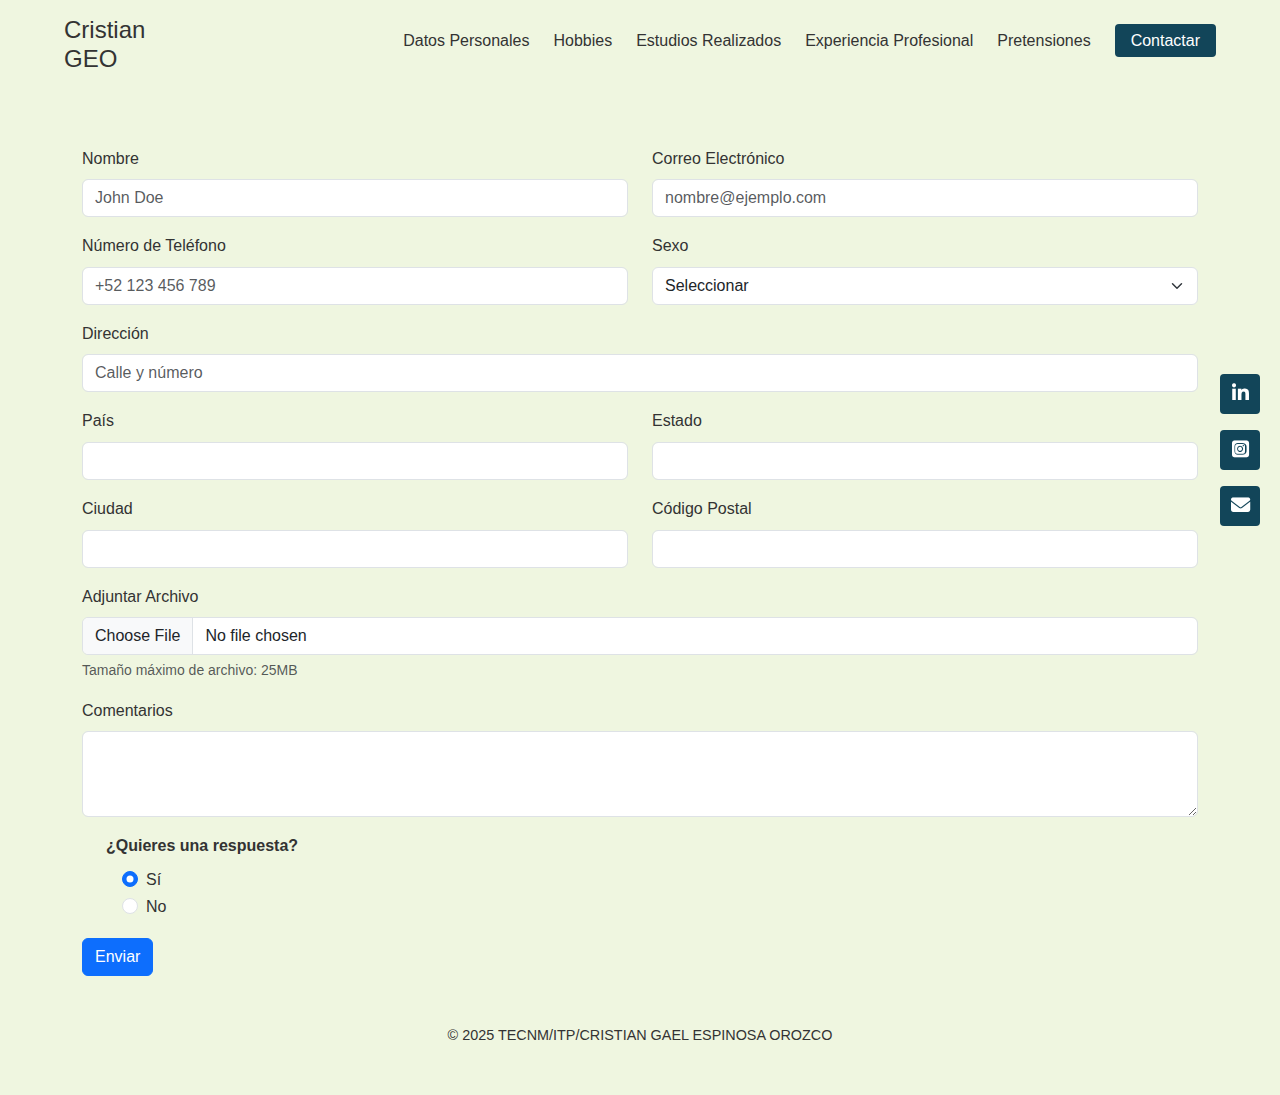
<file: contactar.html>
<!DOCTYPE html>
<html lang="en">
  <head>
    <meta charset="UTF-8" />
    <meta name="viewport" content="width=device-width, initial-scale=1.0" />
    <title>Formulario de Contacto</title>
    <link
      href="https://cdn.jsdelivr.net/npm/bootstrap@5.3.2/dist/css/bootstrap.min.css"
      rel="stylesheet"
    />
    <link rel="stylesheet" href="/CSS/estilos.css" />
    <script src="https://cdn.jsdelivr.net/npm/bootstrap@5.3.2/dist/js/bootstrap.bundle.min.js"></script>
    <link
      rel="stylesheet"
      href="https://cdnjs.cloudflare.com/ajax/libs/font-awesome/6.4.0/css/all.min.css"
    />
  </head>
  <body>
    <header>
      <div class="header-izquierdo">
        <h1 class="logo">
          <a href="index.html" onclick="return loadContent('index.html')"
            >Cristian<br />GEO</a
          >
        </h1>
      </div>
      <nav>
        <ul>
          <li><a href="datos.html">Datos Personales</a></li>
          <li><a href="hobbies.html">Hobbies</a></li>
          <li><a href="estudios.html">Estudios Realizados</a></li>
          <li><a href="experiencia.html">Experiencia Profesional</a></li>
          <li><a href="pretensiones.html">Pretensiones</a></li>
          <li><a href="contactar.html" class="boton-contacto">Contactar</a></li>
        </ul>
      </nav>
    </header>

    <div class="container mt-5">
      <div class="alert alert-success d-none" id="successMessage" role="alert">
        ¡Gracias! Tu mensaje ha sido enviado correctamente.
      </div>

      <form
        id="contactForm"
        action="https://formsubmit.co/cristiangeo804@gmail.com"
        method="POST"
        enctype="multipart/form-data"
      >
        <div class="row mb-3">
          <div class="col-md-6">
            <label for="name" class="form-label">Nombre</label>
            <input
              type="text"
              class="form-control"
              id="name"
              name="name"
              placeholder="John Doe"
              required
            />
          </div>
          <div class="col-md-6">
            <label for="email" class="form-label">Correo Electrónico</label>
            <input
              type="email"
              class="form-control"
              id="email"
              name="email"
              placeholder="nombre@ejemplo.com"
              required
            />
          </div>
        </div>

        <div class="row mb-3">
          <div class="col-md-6">
            <label for="phone" class="form-label">Número de Teléfono</label>
            <input
              type="tel"
              class="form-control"
              id="phone"
              name="phone"
              placeholder="+52 123 456 789"
            />
          </div>
          <div class="col-md-6">
            <label for="gender" class="form-label">Sexo</label>
            <select class="form-select" id="gender" name="gender">
              <option value="" selected disabled>Seleccionar</option>
              <option value="Masculino">Masculino</option>
              <option value="Femenino">Femenino</option>
            </select>
          </div>
        </div>

        <div class="row mb-3">
          <div class="col-12">
            <label for="street" class="form-label">Dirección</label>
            <input
              type="text"
              class="form-control"
              id="street"
              name="street_address"
              placeholder="Calle y número"
            />
          </div>
        </div>

        <div class="row mb-3">
          <div class="col-md-6">
            <label for="country" class="form-label">País</label>
            <input
              type="text"
              class="form-control"
              id="country"
              name="country"
              placeholder=""
            />
          </div>
          <div class="col-md-6">
            <label for="state" class="form-label">Estado</label>
            <input
              type="text"
              class="form-control"
              id="state"
              name="state"
              placeholder=""
            />
          </div>
        </div>

        <div class="row mb-3">
          <div class="col-md-6">
            <label for="city" class="form-label">Ciudad</label>
            <input
              type="text"
              class="form-control"
              id="city"
              name="city"
              placeholder=""
            />
          </div>
          <div class="col-md-6">
            <label for="postal_code" class="form-label">Código Postal</label>
            <input
              type="text"
              class="form-control"
              id="postal_code"
              name="postal_code"
              placeholder=""
            />
          </div>
        </div>

        <div class="row mb-3">
          <div class="col-12">
            <label for="attachment" class="form-label">Adjuntar Archivo</label>
            <input
              type="file"
              class="form-control"
              id="attachment"
              name="attachment"
            />
            <div class="form-text">Tamaño máximo de archivo: 25MB</div>
          </div>
        </div>

        <div class="row mb-3">
          <div class="col-12">
            <label for="comments" class="form-label">Comentarios</label>
            <textarea
              class="form-control"
              id="comments"
              name="comments"
              rows="3"
              required
            ></textarea>
          </div>
        </div>

        <div class="row mb-3">
          <div class="col-12">
            <div class="form-check">
              <label class="form-label fw-bold">¿Quieres una respuesta?</label>
              <div class="ms-3">
                <div class="form-check">
                  <input
                    class="form-check-input"
                    type="radio"
                    name="need_response"
                    id="response_yes"
                    value="Sí"
                    checked
                  />
                  <label class="form-check-label" for="response_yes">
                    Sí
                  </label>
                </div>
                <div class="form-check">
                  <input
                    class="form-check-input"
                    type="radio"
                    name="need_response"
                    id="response_no"
                    value="No"
                  />
                  <label class="form-check-label" for="response_no"> No </label>
                </div>
              </div>
            </div>
          </div>
        </div>

        <div class="row mb-3">
          <div class="col-12">
            <button type="submit" class="btn btn-primary">Enviar</button>
          </div>
        </div>
      </form>
    </div>

    <div class="iconos">
      <a
        href="https://www.linkedin.com/in/crisgeo08/"
        target="_blank"
        class="icono linkedin"
        ><i class="fab fa-linkedin-in"></i
      ></a>
      <a
        href="https://www.instagram.com/cristianespinosa___/"
        target="_blank"
        class="icono instagram"
        ><i class="fa-brands fa-square-instagram"></i
      ></a>
      <a
        href="mailto:cristiangeo804@gmail.com"
        class="icono email"
        target="_blank"
        ><i class="fas fa-envelope"></i
      ></a>
    </div>

    <footer>
      <p>&copy; 2025 TECNM/ITP/CRISTIAN GAEL ESPINOSA OROZCO</p>
    </footer>
  </body>
</html>
</file>
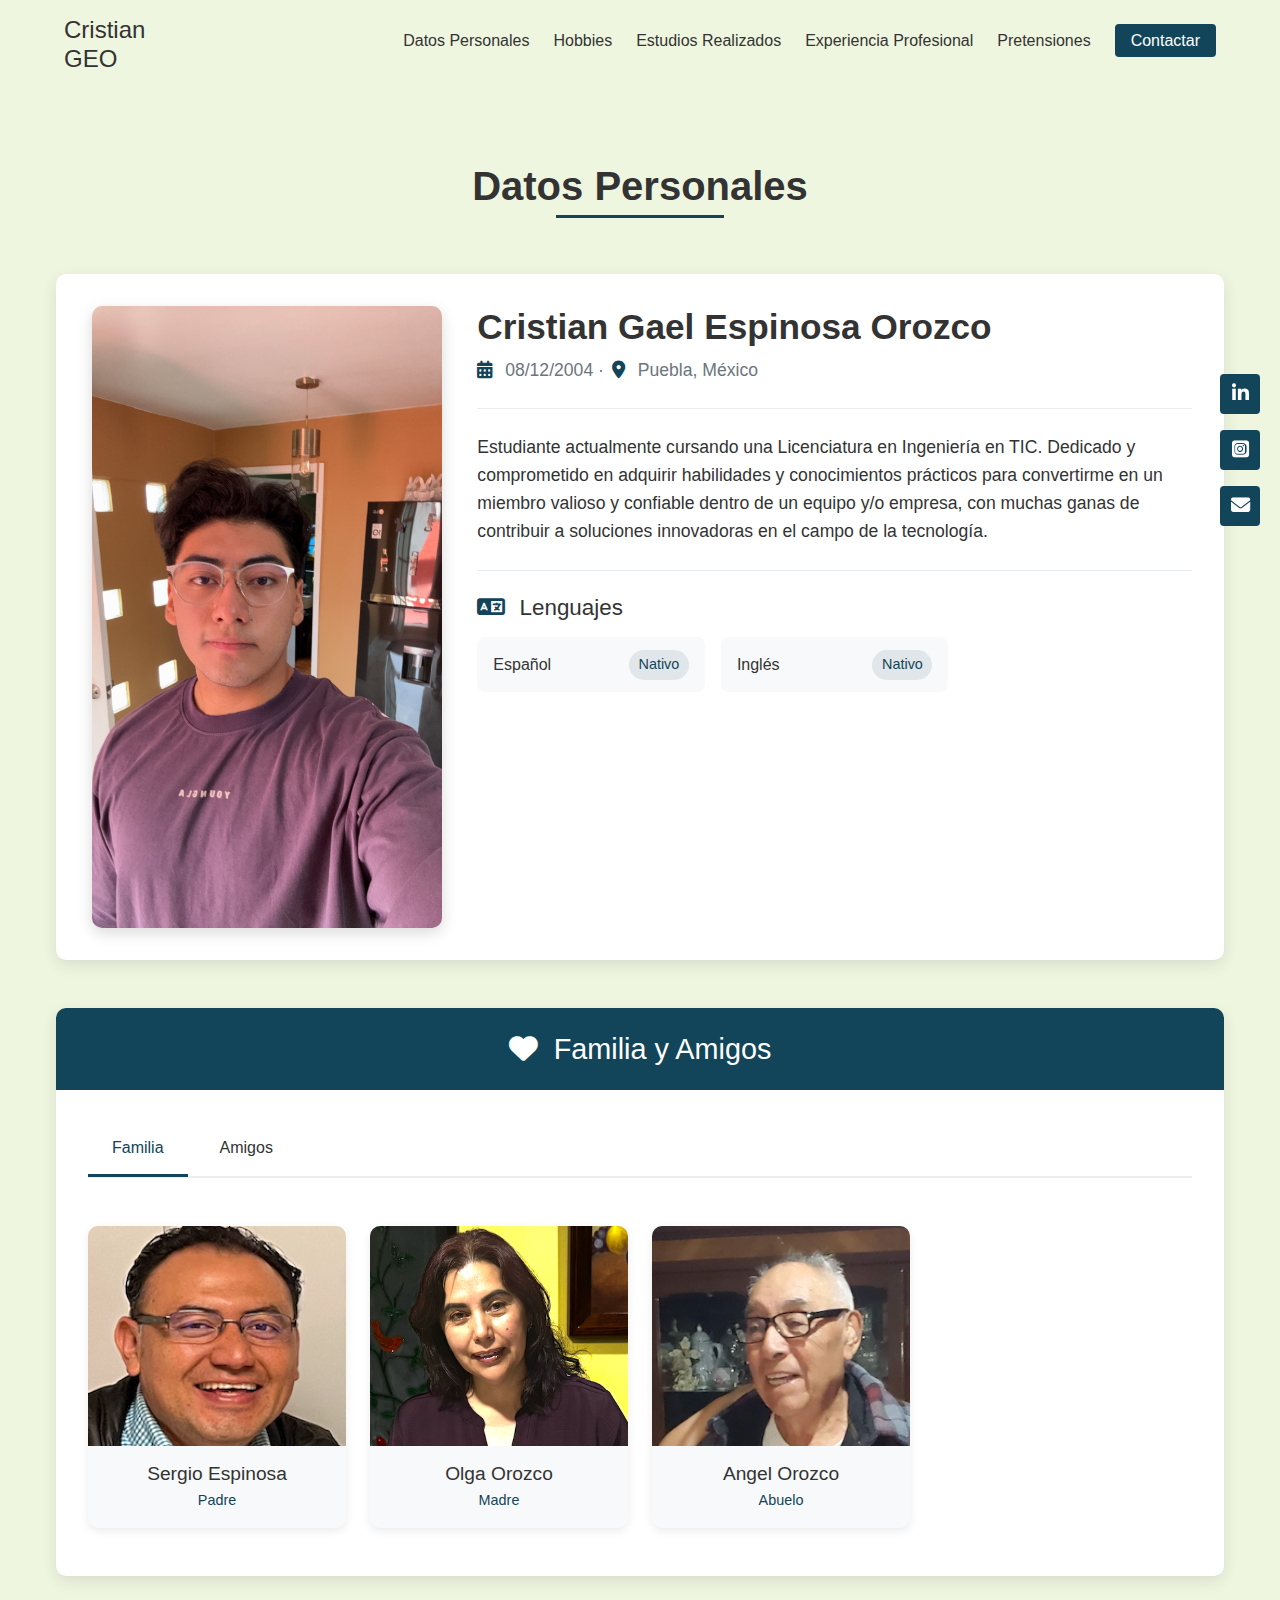
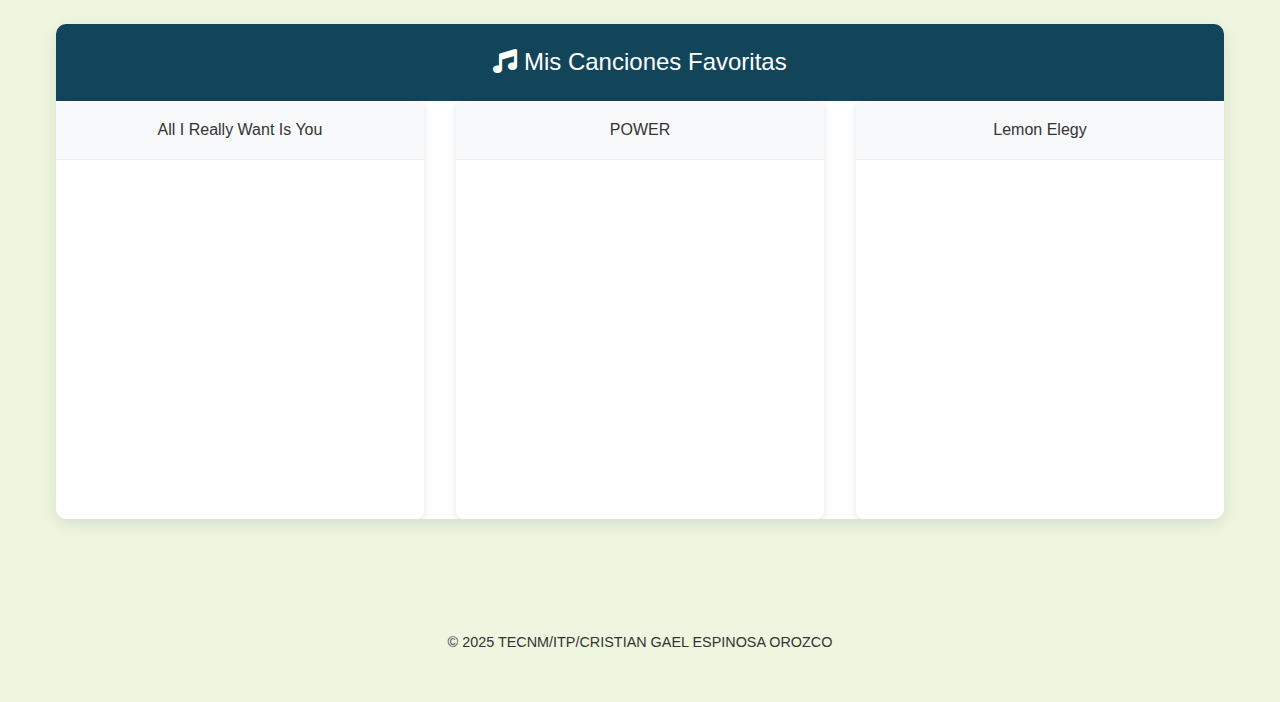
<file: datos.html>
<!DOCTYPE html>
<html lang="es">
  <head>
    <meta charset="UTF-8" />
    <meta name="viewport" content="width=device-width, initial-scale=1.0" />
    <title>Datos Personales</title>
    <link
      href="https://cdn.jsdelivr.net/npm/bootstrap@5.3.2/dist/css/bootstrap.min.css"
      rel="stylesheet"
    />
    <script src="https://cdn.jsdelivr.net/npm/bootstrap@5.3.2/dist/js/bootstrap.bundle.min.js"></script>
    <link rel="stylesheet" href="/CSS/estilos.css" />
    <link
      rel="stylesheet"
      href="https://cdnjs.cloudflare.com/ajax/libs/font-awesome/6.4.0/css/all.min.css"
    />
    <link rel="stylesheet" href="/CSS/estilo_datos.css" />
  </head>
  <body>
    <header>
      <div class="header-izquierdo">
        <h1 class="logo">
          <a href="index.html" onclick="return loadContent('index.html')"
            >Cristian<br />GEO</a
          >
        </h1>
      </div>
      <nav>
        <ul>
          <li><a href="datos.html">Datos Personales</a></li>
          <li><a href="hobbies.html">Hobbies</a></li>
          <li><a href="estudios.html">Estudios Realizados</a></li>
          <li><a href="experiencia.html">Experiencia Profesional</a></li>
          <li><a href="pretensiones.html">Pretensiones</a></li>
          <li><a href="contactar.html" class="boton-contacto">Contactar</a></li>
        </ul>
      </nav>
    </header>

    <div class="container datos-container">
      <div class="seccion-titulo">
        <h1>Datos Personales</h1>
      </div>

      <div class="perfil-tarjeta">
        <div class="perfil-contenido">
          <div class="perfil-foto-container">
            <div class="perfil-foto-wrapper">
              <img
                src="imagenes/IMG_4170.JPG"
                alt="Foto de perfil datos personales"
                class="perfil-foto"
              />
            </div>
          </div>

          <div class="perfil-info">
            <h2 class="perfil-nombre">Cristian Gael Espinosa Orozco</h2>
            <p class="perfil-detalles">
              <i class="fas fa-calendar-alt"></i> 08/12/2004 ·
              <i class="fas fa-map-marker-alt"></i> Puebla, México
            </p>

            <div class="perfil-separador"></div>

            <div class="perfil-descripcion">
              <p>
                Estudiante actualmente cursando una Licenciatura en Ingeniería
                en TIC. Dedicado y comprometido en adquirir habilidades y
                conocimientos prácticos para convertirme en un miembro valioso y
                confiable dentro de un equipo y/o empresa, con muchas ganas de
                contribuir a soluciones innovadoras en el campo de la
                tecnología.
              </p>
            </div>

            <div class="perfil-separador"></div>

            <div class="perfil-lenguajes">
              <h3><i class="fas fa-language"></i> Lenguajes</h3>
              <div class="lenguajes-grid">
                <div class="lenguaje-item">
                  <span class="lenguaje-nombre">Español</span>
                  <span class="lenguaje-nivel">Nativo</span>
                </div>
                <div class="lenguaje-item">
                  <span class="lenguaje-nombre">Inglés</span>
                  <span class="lenguaje-nivel">Nativo</span>
                </div>
              </div>
            </div>
          </div>
        </div>
      </div>

      <div class="familia-amigos-seccion">
        <div class="seccion-header">
          <h2><i class="fas fa-heart"></i> Familia y Amigos</h2>
        </div>

        <div class="tabs-container">
          <ul class="nav nav-tabs" id="relacionesTab" role="tablist">
            <li class="nav-item" role="presentation">
              <button
                class="nav-link active"
                id="familia-tab"
                data-bs-toggle="tab"
                data-bs-target="#familia"
                type="button"
                role="tab"
                aria-controls="familia"
                aria-selected="true"
              >
                Familia
              </button>
            </li>
            <li class="nav-item" role="presentation">
              <button
                class="nav-link"
                id="amigos-tab"
                data-bs-toggle="tab"
                data-bs-target="#amigos"
                type="button"
                role="tab"
                aria-controls="amigos"
                aria-selected="false"
              >
                Amigos
              </button>
            </li>
          </ul>

          <div class="tab-content" id="relacionesTabContent">
            <div
              class="tab-pane fade show active"
              id="familia"
              role="tabpanel"
              aria-labelledby="familia-tab"
            >
              <div class="personas-grid">
                <div class="persona-tarjeta">
                  <div class="persona-imagen-wrapper">
                    <img
                      src="imagenes/dad_pic.png"
                      alt="Miembro de la familia"
                      class="persona-imagen"
                    />
                  </div>
                  <div class="persona-info">
                    <h3 class="persona-nombre">Sergio Espinosa</h3>
                    <p class="persona-relacion">Padre</p>
                  </div>
                </div>

                <div class="persona-tarjeta">
                  <div class="persona-imagen-wrapper">
                    <img
                      src="imagenes/mom_pic.png"
                      alt="Miembro de la familia"
                      class="persona-imagen"
                    />
                  </div>
                  <div class="persona-info">
                    <h3 class="persona-nombre">Olga Orozco</h3>
                    <p class="persona-relacion">Madre</p>
                  </div>
                </div>

                <div class="persona-tarjeta">
                  <div class="persona-imagen-wrapper">
                    <img
                      src="imagenes/grandpa_pic.png"
                      alt="Miembro de la familia"
                      class="persona-imagen"
                    />
                  </div>
                  <div class="persona-info">
                    <h3 class="persona-nombre">Angel Orozco</h3>
                    <p class="persona-relacion">Abuelo</p>
                  </div>
                </div>
              </div>
            </div>

            <div
              class="tab-pane fade"
              id="amigos"
              role="tabpanel"
              aria-labelledby="amigos-tab"
            >
              <div class="personas-grid">
                <div class="persona-tarjeta">
                  <div class="persona-imagen-wrapper">
                    <img
                      src="imagenes/gusi_pic.png"
                      alt="Amigo"
                      class="persona-imagen"
                    />
                  </div>
                  <div class="persona-info">
                    <h3 class="persona-nombre">Gustavo Sánchez</h3>
                    <p class="persona-relacion">Mejor amigo</p>
                  </div>
                </div>

                <div class="persona-tarjeta">
                  <div class="persona-imagen-wrapper">
                    <img
                      src="imagenes/taki_pic.png"
                      alt="Amigo"
                      class="persona-imagen"
                    />
                  </div>
                  <div class="persona-info">
                    <h3 class="persona-nombre">Juan Garcia</h3>
                    <p class="persona-relacion">Mejor amigo</p>
                  </div>
                </div>

                <div class="persona-tarjeta">
                  <div class="persona-imagen-wrapper">
                    <img
                      src="imagenes/coca_pic.png"
                      alt="Amigo"
                      class="persona-imagen"
                    />
                  </div>
                  <div class="persona-info">
                    <h3 class="persona-nombre">José Coca</h3>
                    <p class="persona-relacion">Amigo de la universidad</p>
                  </div>
                </div>

                <div class="persona-tarjeta">
                  <div class="persona-imagen-wrapper">
                    <img
                      src="imagenes/perl_pic.png"
                      alt="Amigo"
                      class="persona-imagen"
                    />
                  </div>
                  <div class="persona-info">
                    <h3 class="persona-nombre">Perla Lopéz</h3>
                    <p class="persona-relacion">Amiga de la preparatoria</p>
                  </div>
                </div>
              </div>
            </div>
          </div>
        </div>
      </div>

      <div class="musica-seccion">
        <div class="musica-header">
          <h2><i class="fas fa-music"></i> Mis Canciones Favoritas</h2>
        </div>

        <div class="canciones-container">
          <div class="cancion">
            <div class="cancion-titulo">All I Really Want Is You</div>
            <iframe
              style="border-radius: 12px"
              src="https://open.spotify.com/embed/track/410rGaFDJPwjsr9m9RPCkz?utm_source=generator"
              width="100%"
              height="352"
              frameborder="0"
              allowfullscreen=""
              allow="autoplay; clipboard-write; encrypted-media; fullscreen; picture-in-picture"
              loading="lazy"
            ></iframe>
          </div>

          <div class="cancion">
            <div class="cancion-titulo">POWER</div>
            <iframe
              style="border-radius: 12px"
              src="https://open.spotify.com/embed/track/2gZUPNdnz5Y45eiGxpHGSc?utm_source=generator"
              width="100%"
              height="352"
              frameborder="0"
              allowfullscreen=""
              allow="autoplay; clipboard-write; encrypted-media; fullscreen; picture-in-picture"
              loading="lazy"
            ></iframe>
          </div>

          <div class="cancion">
            <div class="cancion-titulo">Lemon Elegy</div>
            <iframe
              style="border-radius: 12px"
              src="https://open.spotify.com/embed/track/2mESyDKpTd0ZfdQwkCvkfO?utm_source=generator"
              width="100%"
              height="352"
              frameborder="0"
              allowfullscreen=""
              allow="autoplay; clipboard-write; encrypted-media; fullscreen; picture-in-picture"
              loading="lazy"
            ></iframe>
          </div>
        </div>
      </div>
    </div>

    <div class="iconos">
      <a
        href="https://www.linkedin.com/in/crisgeo08/"
        target="_blank"
        class="icono linkedin"
        ><i class="fab fa-linkedin-in"></i
      ></a>
      <a
        href="https://www.instagram.com/cristianespinosa___/"
        target="_blank"
        class="icono instagram"
        ><i class="fa-brands fa-square-instagram"></i
      ></a>
      <a
        href="mailto:cristiangeo804@gmail.com"
        class="icono email"
        target="_blank"
        ><i class="fas fa-envelope"></i
      ></a>
    </div>

    <footer>
      <p>&copy; 2025 TECNM/ITP/CRISTIAN GAEL ESPINOSA OROZCO</p>
    </footer>
  </body>
</html>
</file>
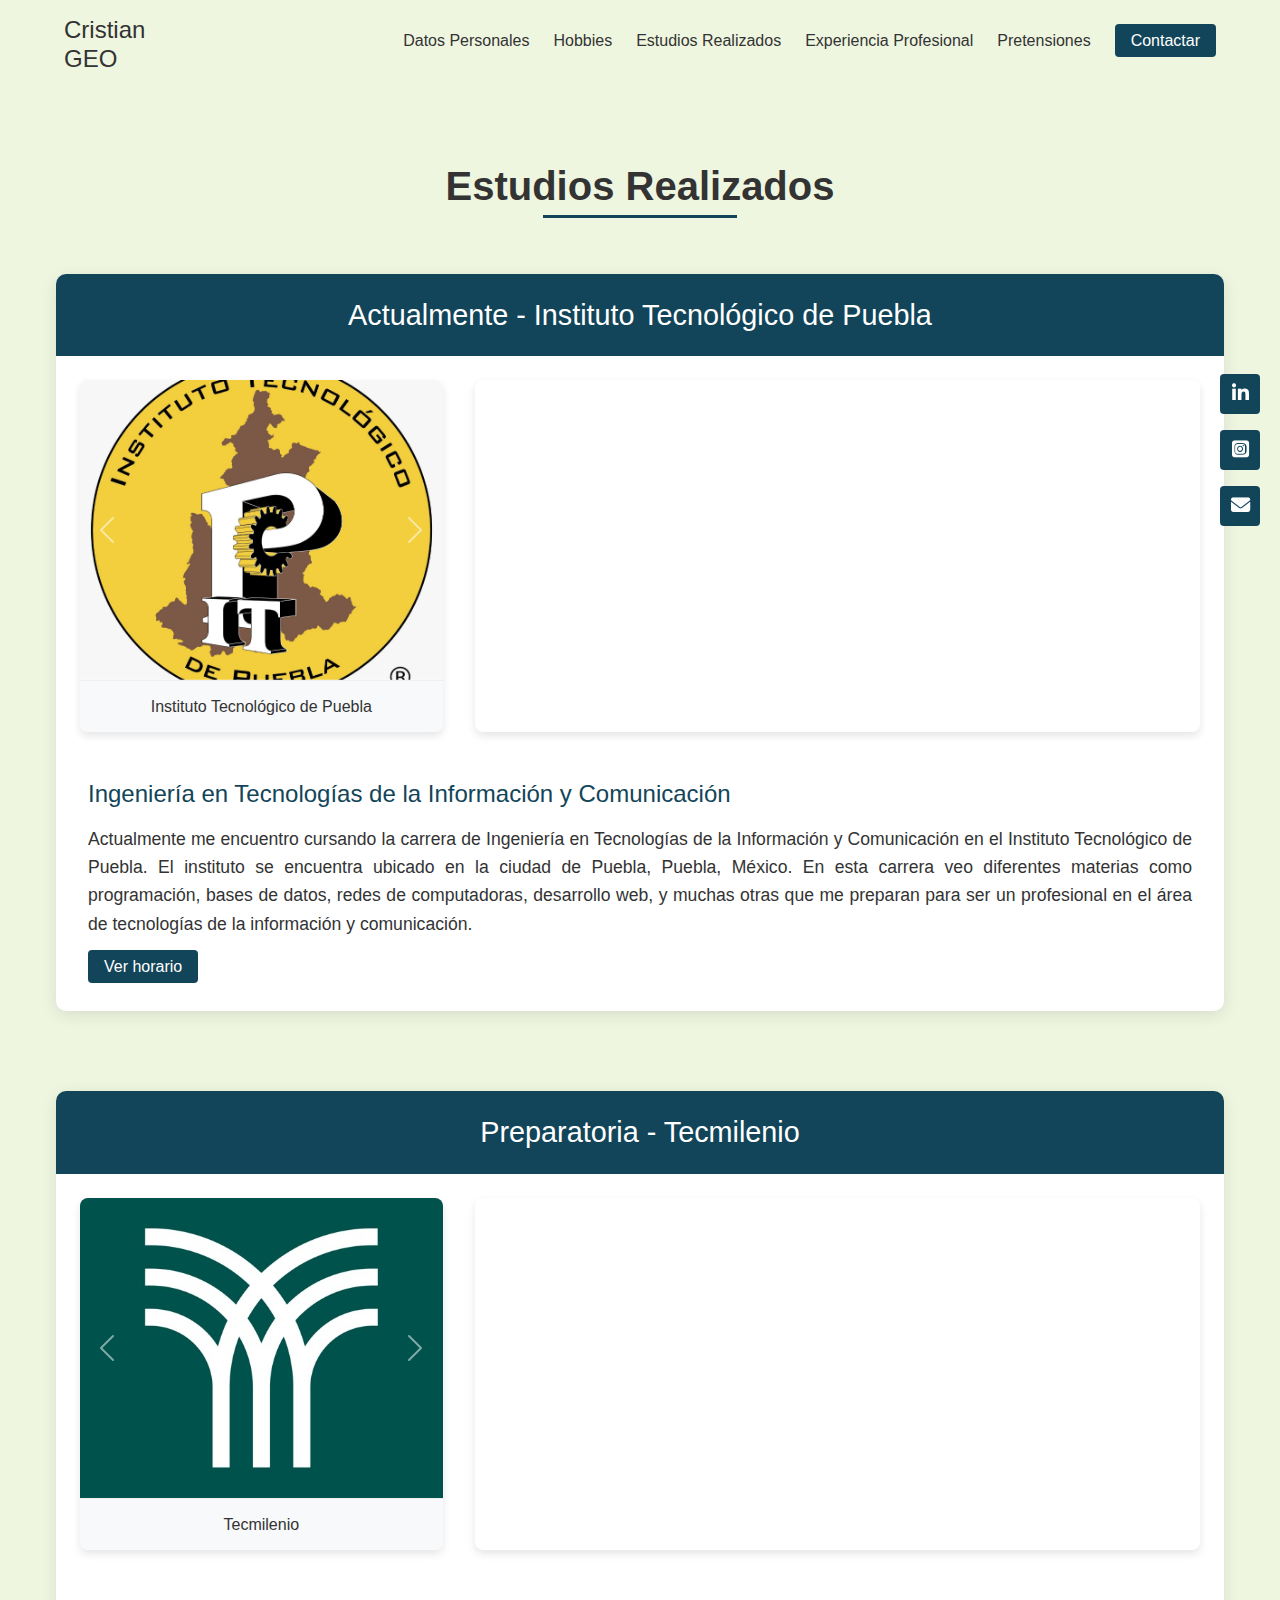
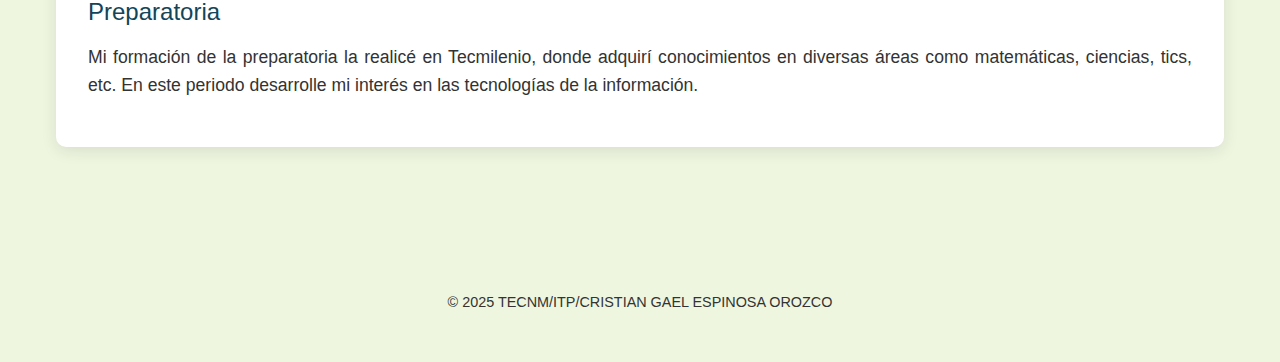
<file: estudios.html>
<!DOCTYPE html>
<html lang="en">
  <head>
    <meta charset="UTF-8" />
    <meta name="viewport" content="width=device-width, initial-scale=1.0" />
    <title>Estudios Realizados</title>
    <link
      href="https://cdn.jsdelivr.net/npm/bootstrap@5.3.2/dist/css/bootstrap.min.css"
      rel="stylesheet"
    />
    <script src="https://cdn.jsdelivr.net/npm/bootstrap@5.3.2/dist/js/bootstrap.bundle.min.js"></script>
    <link rel="stylesheet" href="/CSS/estilos.css" />
    <link rel="stylesheet" href="/CSS/estilo_estudios.css" />
    <link
      rel="stylesheet"
      href="https://cdnjs.cloudflare.com/ajax/libs/font-awesome/6.4.0/css/all.min.css"
    />
  </head>
  <body>
    <header>
      <div class="header-izquierdo">
        <h1 class="logo">
          <a href="index.html" onclick="return loadContent('index.html')">
            Cristian<br />GEO
          </a>
        </h1>
      </div>
      <nav>
        <ul>
          <li><a href="datos.html">Datos Personales</a></li>
          <li><a href="hobbies.html">Hobbies</a></li>
          <li><a href="estudios.html">Estudios Realizados</a></li>
          <li><a href="experiencia.html">Experiencia Profesional</a></li>
          <li><a href="pretensiones.html">Pretensiones</a></li>
          <li><a href="contactar.html" class="boton-contacto">Contactar</a></li>
        </ul>
      </nav>
    </header>

    <div class="container estudios-container">
      <div class="seccion-titulo texto-centrado">
        <h1>Estudios Realizados</h1>
      </div>

      <div class="seccion-educacion">
        <div class="educacion-header">
          <h2>Actualmente - Instituto Tecnológico de Puebla</h2>
        </div>

        <div class="educacion-contenido">
          <div class="carousel-wrapper">
            <div
              id="itpCarousel"
              class="carousel slide"
              data-bs-ride="carousel"
            >
              <div class="carousel-inner">
                <div class="carousel-item active">
                  <img
                    src="imagenes/itp_logo.jpg"
                    class="d-block w-100"
                    alt="Instituto Tecnológico de Puebla logo"
                  />
                </div>
                <div class="carousel-item">
                  <img
                    src="imagenes/itp.jpg"
                    class="d-block w-100"
                    alt="Fachada del Instituto Tecnológico de Puebla"
                  />
                </div>
              </div>
              <button
                class="carousel-control-prev"
                type="button"
                data-bs-target="#itpCarousel"
                data-bs-slide="prev"
              >
                <span
                  class="carousel-control-prev-icon"
                  aria-hidden="true"
                ></span>
                <span class="visually-hidden">Previous</span>
              </button>
              <button
                class="carousel-control-next"
                type="button"
                data-bs-target="#itpCarousel"
                data-bs-slide="next"
              >
                <span
                  class="carousel-control-next-icon"
                  aria-hidden="true"
                ></span>
                <span class="visually-hidden">Next</span>
              </button>
            </div>
            <div class="carousel-caption-text">
              Instituto Tecnológico de Puebla
            </div>
          </div>

          <div class="map-wrapper">
            <iframe
              src="https://www.google.com/maps/embed?pb=!1m18!1m12!1m3!1d3770.8829701793384!2d-98.16816940000001!3d19.068882400000003!2m3!1f0!2f0!3f0!3m2!1i1024!2i768!4f13.1!3m3!1m2!1s0x85cfc1a52226fe83%3A0x189ca4d259102630!2sInstituto%20Tecnol%C3%B3gico%20de%20Puebla!5e0!3m2!1sen!2smx!4v1742960863218!5m2!1sen!2smx"
              width="100%"
              height="300"
              style="border: 0"
              allowfullscreen=""
              loading="lazy"
              referrerpolicy="no-referrer-when-downgrade"
              aria-label="Mapa del Instituto Tecnológico de Puebla"
            ></iframe>
          </div>
        </div>

        <div class="educacion-descripcion">
          <h3>Ingeniería en Tecnologías de la Información y Comunicación</h3>
          <p>
            Actualmente me encuentro cursando la carrera de Ingeniería en
            Tecnologías de la Información y Comunicación en el Instituto
            Tecnológico de Puebla. El instituto se encuentra ubicado en la
            ciudad de Puebla, Puebla, México. En esta carrera veo diferentes
            materias como programación, bases de datos, redes de computadoras,
            desarrollo web, y muchas otras que me preparan para ser un
            profesional en el área de tecnologías de la información y
            comunicación.
          </p>
          <a href="horario.html" target="_blank" class="boton-contacto">Ver horario</a></li>
        </div>
      </div>

      <div class="seccion-educacion">
        <div class="educacion-header">
          <h2>Preparatoria - Tecmilenio</h2>
        </div>

        <div class="educacion-contenido">
          <div class="carousel-wrapper">
            <div
              id="tecmiCarousel"
              class="carousel slide"
              data-bs-ride="carousel"
            >
              <div class="carousel-inner">
                <div class="carousel-item active">
                  <img
                    src="imagenes/tecmi_logo.jpg"
                    class="d-block w-100"
                    alt="Tecmilenio logo"
                  />
                </div>
                <div class="carousel-item">
                  <img
                    src="imagenes/tecmi_campus.jpg"
                    class="d-block w-100"
                    alt="Fachada de tecmilenio"
                  />
                </div>
              </div>
              <button
                class="carousel-control-prev"
                type="button"
                data-bs-target="#tecmiCarousel"
                data-bs-slide="prev"
              >
                <span
                  class="carousel-control-prev-icon"
                  aria-hidden="true"
                ></span>
                <span class="visually-hidden">Previous</span>
              </button>
              <button
                class="carousel-control-next"
                type="button"
                data-bs-target="#tecmiCarousel"
                data-bs-slide="next"
              >
                <span
                  class="carousel-control-next-icon"
                  aria-hidden="true"
                ></span>
                <span class="visually-hidden">Next</span>
              </button>
            </div>
            <div class="carousel-caption-text">Tecmilenio</div>
          </div>

          <div class="map-wrapper">
            <iframe
              src="https://www.google.com/maps/embed?pb=!1m18!1m12!1m3!1d1089.1048790307857!2d-98.22602039063037!3d19.079544470931324!2m3!1f0!2f0!3f0!3m2!1i1024!2i768!4f13.1!3m3!1m2!1s0x85cfc6b446d1d92b%3A0x7b112f2f8edacaf4!2sTecMilenio%20University%20(Campus%20Puebla)!5e0!3m2!1sen!2smx!4v1742964521085!5m2!1sen!2smx"
              width="100%"
              height="300"
              style="border: 0"
              allowfullscreen=""
              loading="lazy"
              referrerpolicy="no-referrer-when-downgrade"
            ></iframe>
          </div>
        </div>

        <div class="educacion-descripcion">
          <h3>Preparatoria</h3>
          <p>
            Mi formación de la preparatoria la realicé en Tecmilenio, donde
            adquirí conocimientos en diversas áreas como matemáticas, ciencias,
            tics, etc. En este periodo desarrolle mi interés en las tecnologías
            de la información.
          </p>
        </div>
      </div>
    </div>

    <div class="iconos">
      <a
        href="https://www.linkedin.com/in/crisgeo08/"
        target="_blank"
        class="icono linkedin"
        aria-label="LinkedIn"
        ><i class="fab fa-linkedin-in"></i
      ></a>
      <a
        href="https://www.instagram.com/cristianespinosa___/"
        target="_blank"
        class="icono instagram"
        aria-label="Instagram"
        ><i class="fa-brands fa-square-instagram"></i
      ></a>
      <a
        href="mailto:cristiangeo804@gmail.com"
        class="icono email"
        target="_blank"
        aria-label="Email"
        ><i class="fas fa-envelope"></i
      ></a>
    </div>

    <footer>
      <p>&copy; 2025 TECNM/ITP/CRISTIAN GAEL ESPINOSA OROZCO</p>
    </footer>
  </body>
</html>
</file>
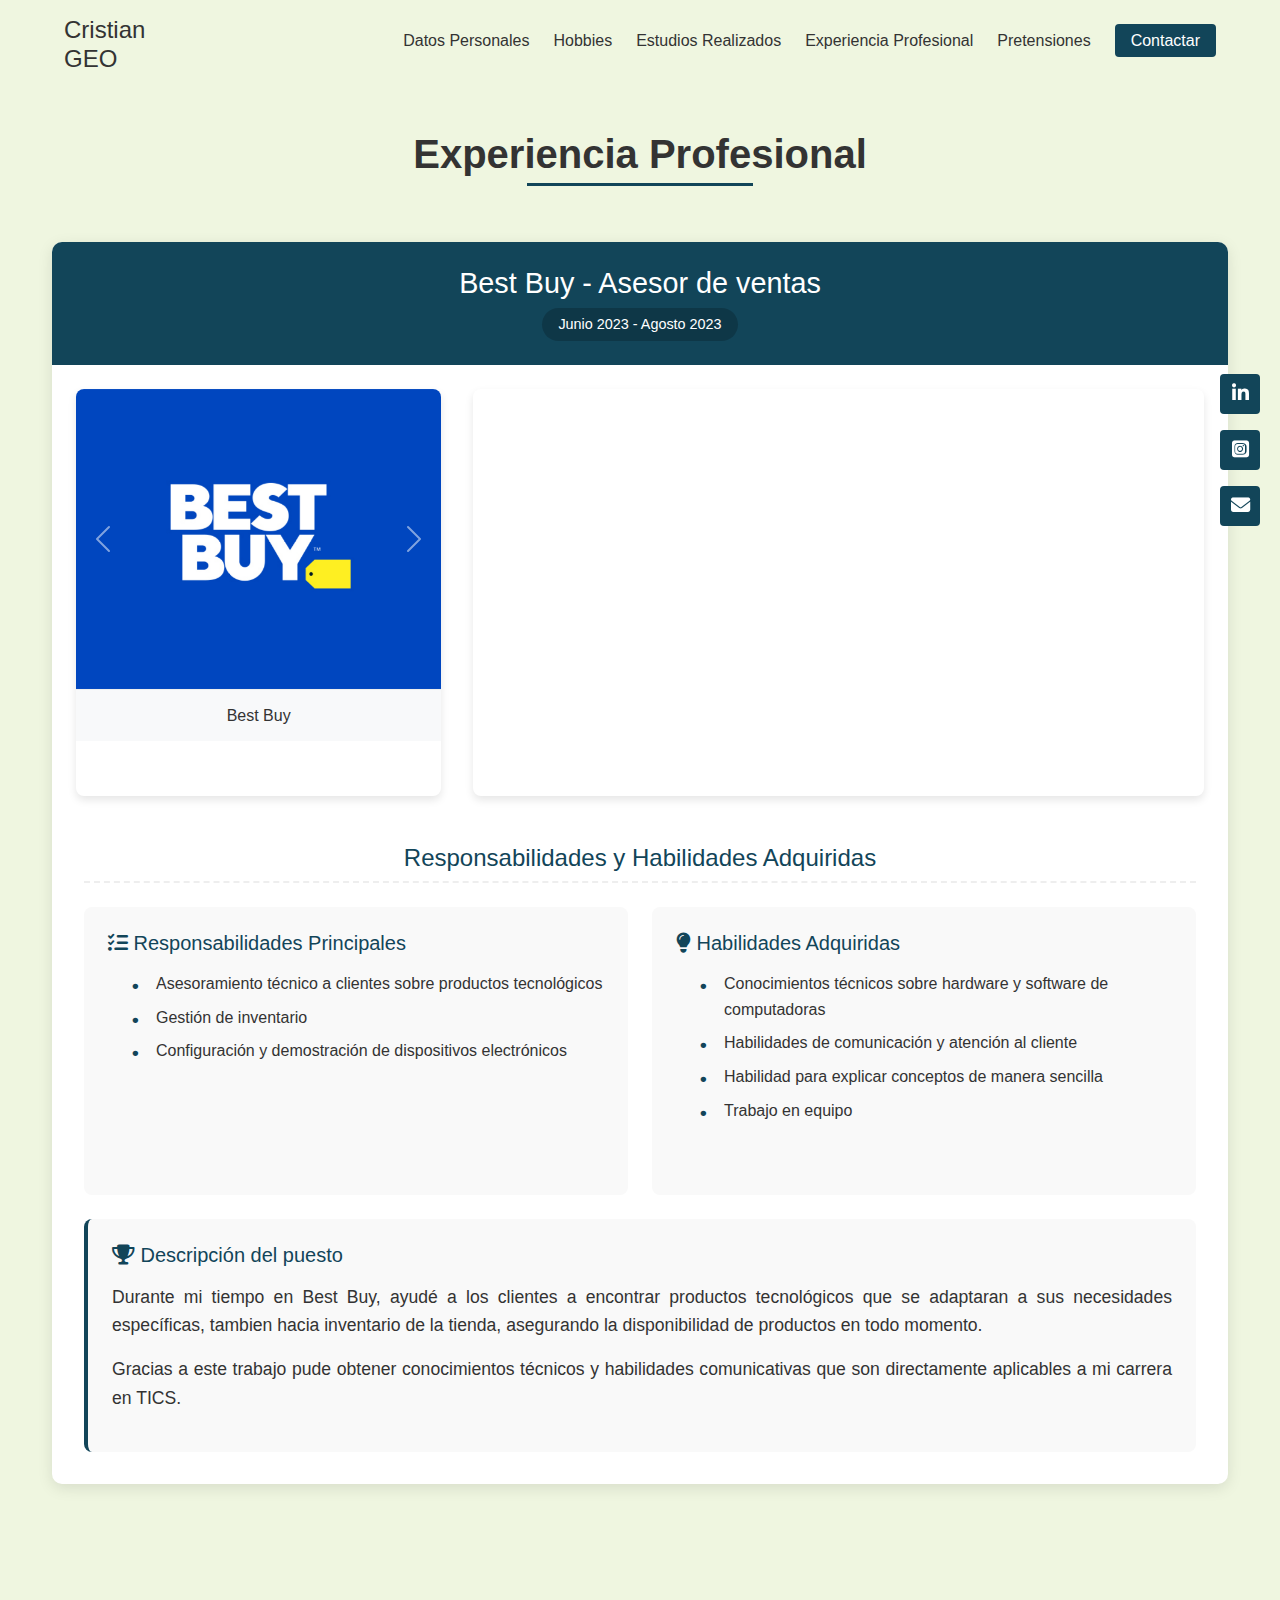
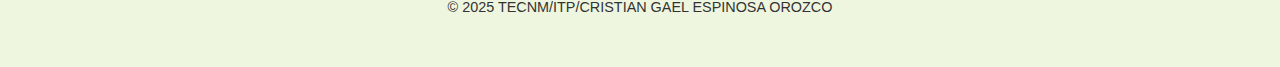
<file: experiencia.html>
<!DOCTYPE html>
<html lang="es">
  <head>
    <meta charset="UTF-8" />
    <meta name="viewport" content="width=device-width, initial-scale=1.0" />
    <title>Experiencia Profesional</title>
    <link
      href="https://cdn.jsdelivr.net/npm/bootstrap@5.3.2/dist/css/bootstrap.min.css"
      rel="stylesheet"
    />
    <script src="https://cdn.jsdelivr.net/npm/bootstrap@5.3.2/dist/js/bootstrap.bundle.min.js"></script>
    <link rel="stylesheet" href="CSS/estilos.css" />
    <link rel="stylesheet" href="CSS/estilo_experiencia.css" />
    <link
      rel="stylesheet"
      href="https://cdnjs.cloudflare.com/ajax/libs/font-awesome/6.4.0/css/all.min.css"
    />
  </head>
  <body>
    <header>
      <div class="header-izquierdo">
        <h1 class="logo">
          <a href="index.html" onclick="return loadContent('index.html')">
            Cristian<br />GEO
          </a>
        </h1>
      </div>
      <nav>
        <ul>
          <li><a href="datos.html">Datos Personales</a></li>
          <li><a href="hobbies.html">Hobbies</a></li>
          <li><a href="estudios.html">Estudios Realizados</a></li>
          <li><a href="experiencia.html">Experiencia Profesional</a></li>
          <li><a href="pretensiones.html">Pretensiones</a></li>
          <li><a href="contactar.html" class="boton-contacto">Contactar</a></li>
        </ul>
      </nav>
    </header>

    <div class="container experiencia-container">
      <div class="seccion-titulo text-center">
        <h1>Experiencia Profesional</h1>
      </div>

      <div class="seccion-experiencia">
        <div class="experiencia-header">
          <h2>Best Buy - Asesor de ventas</h2>
          <span class="periodo">Junio 2023 - Agosto 2023</span>
        </div>

        <div class="experiencia-contenido">
          <div class="carousel-wrapper">
            <div
              id="bestbuyCarousel"
              class="carousel slide"
              data-bs-ride="carousel"
            >
              <div class="carousel-inner">
                <div class="carousel-item active">
                  <img
                    src="imagenes/bestbuy.jpg"
                    class="d-block w-100"
                    alt="Logo de Best Buy"
                  />
                </div>
                <div class="carousel-item">
                  <img
                    src="imagenes/bestbuy_interior.jpg"
                    class="d-block w-100"
                    alt="Tienda Best Buy"
                  />
                </div>
              </div>
              <button
                class="carousel-control-prev"
                type="button"
                data-bs-target="#bestbuyCarousel"
                data-bs-slide="prev"
              >
                <span
                  class="carousel-control-prev-icon"
                  aria-hidden="true"
                ></span>
                <span class="visually-hidden">Anterior</span>
              </button>
              <button
                class="carousel-control-next"
                type="button"
                data-bs-target="#bestbuyCarousel"
                data-bs-slide="next"
              >
                <span
                  class="carousel-control-next-icon"
                  aria-hidden="true"
                ></span>
                <span class="visually-hidden">Siguiente</span>
              </button>
            </div>
            <div class="carousel-caption-text">Best Buy</div>
          </div>

          <div class="map-wrapper">
            <iframe
              src="https://www.google.com/maps/embed?pb=!1m18!1m12!1m3!1d13183.136257673508!2d-73.84833284704521!3d40.7565863358026!2m3!1f0!2f0!3f0!3m2!1i1024!2i768!4f13.1!3m3!1m2!1s0x89c2600b13049213%3A0xc5c25fd68ac4fe0e!2sBest%20Buy!5e0!3m2!1sen!2smx!4v1743048225201!5m2!1sen!2smx"
              width="100%"
              height="400"
              style="border: 0"
              allowfullscreen=""
              loading="lazy"
              referrerpolicy="no-referrer-when-downgrade"
            ></iframe>
          </div>
        </div>

        <div class="experiencia-descripcion">
          <h3>Responsabilidades y Habilidades Adquiridas</h3>
          <div class="row">
            <div class="col-md-6">
              <div class="seccion-descripcion">
                <h4>
                  <i class="fas fa-tasks"></i> Responsabilidades Principales
                </h4>
                <ul>
                  <li>
                    Asesoramiento técnico a clientes sobre productos
                    tecnológicos
                  </li>
                  <li>Gestión de inventario</li>
                  <li>
                    Configuración y demostración de dispositivos electrónicos
                  </li>
                </ul>
              </div>
            </div>
            <div class="col-md-6">
              <div class="seccion-descripcion">
                <h4><i class="fas fa-lightbulb"></i> Habilidades Adquiridas</h4>
                <ul>
                  <li>
                    Conocimientos técnicos sobre hardware y software de
                    computadoras
                  </li>
                  <li>Habilidades de comunicación y atención al cliente</li>
                  <li>Habilidad para explicar conceptos de manera sencilla</li>
                  <li>Trabajo en equipo</li>
                </ul>
              </div>
            </div>
          </div>

          <div class="seccion-logros">
            <h4><i class="fas fa-trophy"></i> Descripción del puesto</h4>
            <p>
              Durante mi tiempo en Best Buy, ayudé a los clientes a encontrar
              productos tecnológicos que se adaptaran a sus necesidades
              específicas, tambien hacia inventario de la tienda, asegurando la
              disponibilidad de productos en todo momento.
            </p>
            <p>
              Gracias a este trabajo pude obtener conocimientos técnicos y
              habilidades comunicativas que son directamente aplicables a mi
              carrera en TICS.
            </p>
          </div>
        </div>
      </div>
    </div>

    <div class="iconos">
      <a
        href="https://www.linkedin.com/in/crisgeo08/"
        target="_blank"
        class="icono linkedin"
        aria-label="LinkedIn"
        ><i class="fab fa-linkedin-in"></i
      ></a>
      <a
        href="https://www.instagram.com/cristianespinosa___/"
        target="_blank"
        class="icono instagram"
        aria-label="Instagram"
        ><i class="fa-brands fa-square-instagram"></i
      ></a>
      <a
        href="mailto:cristiangeo804@gmail.com"
        class="icono email"
        target="_blank"
        aria-label="Email"
        ><i class="fas fa-envelope"></i
      ></a>
    </div>
    <footer>
      <p>&copy; 2025 TECNM/ITP/CRISTIAN GAEL ESPINOSA OROZCO</p>
    </footer>
  </body>
</html>
</file>
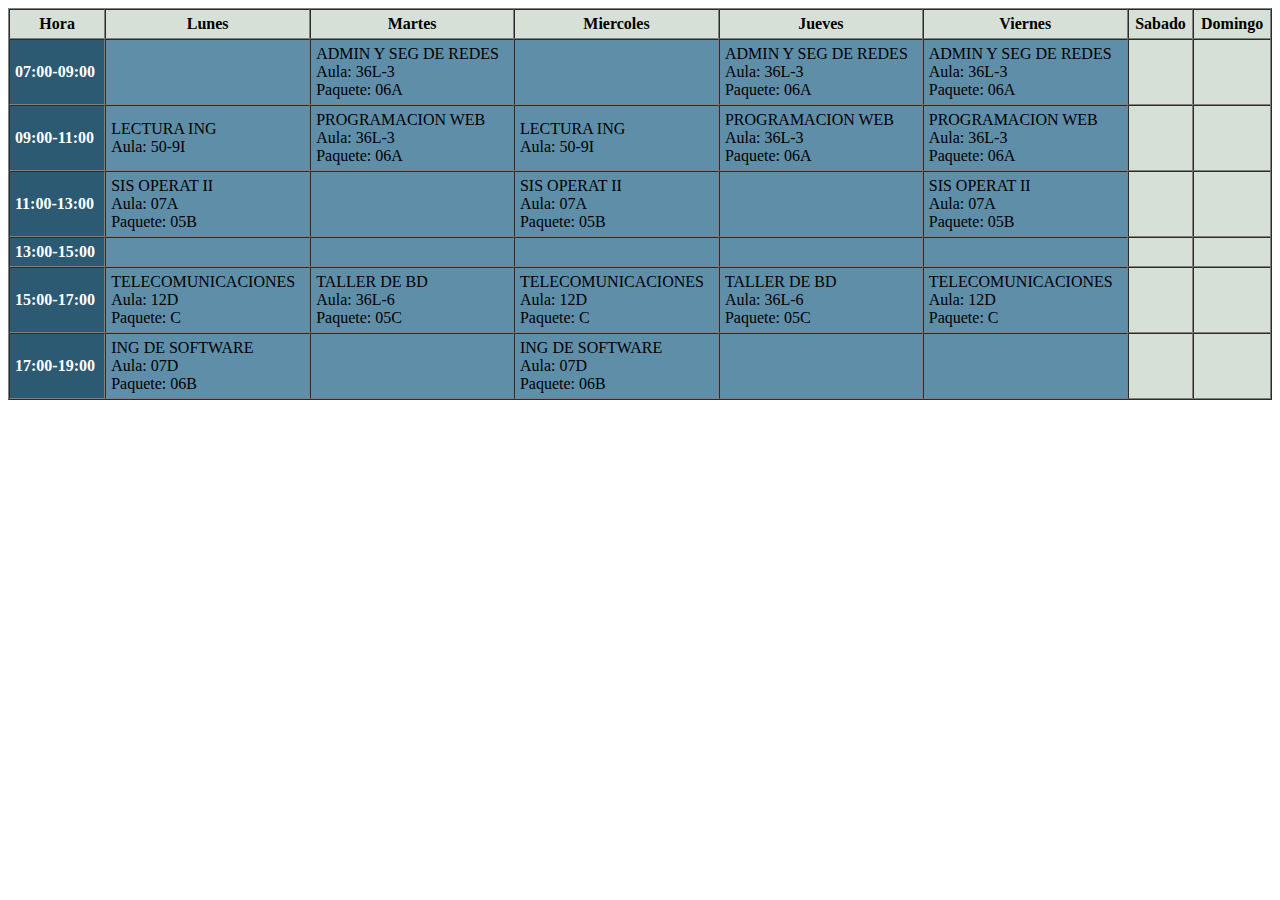
<file: horario.html>
<!DOCTYPE html>
<html lang="es">
  <head>
    <meta charset="UTF-8" />
    <meta name="viewport" content="width=device-width, initial-scale=1.0" />
    <title>Horario de Clases</title>
  </head>
  <body>
    <table width="100%" border="1" cellspacing="0" cellpadding="5">
      <tr bgcolor="#d6e0d6">
        <th>Hora</th>
        <th>Lunes</th>
        <th>Martes</th>
        <th>Miercoles</th>
        <th>Jueves</th>
        <th>Viernes</th>
        <th>Sabado</th>
        <th>Domingo</th>
      </tr>
      <tr>
        <td bgcolor="#2c5a73">
          <font color="white"><b>07:00-09:00</b></font>
        </td>
        <td bgcolor="#5f8ea9">&nbsp;</td>
        <td bgcolor="#5f8ea9">
          ADMIN Y SEG DE REDES<br />
          Aula: 36L-3<br />
          Paquete: 06A
        </td>
        <td bgcolor="#5f8ea9">&nbsp;</td>
        <td bgcolor="#5f8ea9">
          ADMIN Y SEG DE REDES<br />
          Aula: 36L-3<br />
          Paquete: 06A
        </td>
        <td bgcolor="#5f8ea9">
          ADMIN Y SEG DE REDES<br />
          Aula: 36L-3<br />
          Paquete: 06A
        </td>
        <td bgcolor="#d6e0d6">&nbsp;</td>
        <td bgcolor="#d6e0d6">&nbsp;</td>
      </tr>
      <tr>
        <td bgcolor="#2c5a73">
          <font color="white"><b>09:00-11:00</b></font>
        </td>
        <td bgcolor="#5f8ea9">
          LECTURA ING<br />
          Aula: 50-9I
        </td>
        <td bgcolor="#5f8ea9">
          PROGRAMACION WEB<br />
          Aula: 36L-3<br />
          Paquete: 06A
        </td>
        <td bgcolor="#5f8ea9">
          LECTURA ING<br />
          Aula: 50-9I
        </td>
        <td bgcolor="#5f8ea9">
          PROGRAMACION WEB<br />
          Aula: 36L-3<br />
          Paquete: 06A
        </td>
        <td bgcolor="#5f8ea9">
          PROGRAMACION WEB<br />
          Aula: 36L-3<br />
          Paquete: 06A
        </td>
        <td bgcolor="#d6e0d6">&nbsp;</td>
        <td bgcolor="#d6e0d6">&nbsp;</td>
      </tr>
      <tr>
        <td bgcolor="#2c5a73">
          <font color="white"><b>11:00-13:00</b></font>
        </td>
        <td bgcolor="#5f8ea9">
          SIS OPERAT II<br />
          Aula: 07A<br />
          Paquete: 05B
        </td>
        <td bgcolor="#5f8ea9">&nbsp;</td>
        <td bgcolor="#5f8ea9">
          SIS OPERAT II<br />
          Aula: 07A<br />
          Paquete: 05B
        </td>
        <td bgcolor="#5f8ea9">&nbsp;</td>
        <td bgcolor="#5f8ea9">
          SIS OPERAT II<br />
          Aula: 07A<br />
          Paquete: 05B
        </td>
        <td bgcolor="#d6e0d6">&nbsp;</td>
        <td bgcolor="#d6e0d6">&nbsp;</td>
      </tr>
      <tr>
        <td bgcolor="#2c5a73">
          <font color="white"><b>13:00-15:00</b></font>
        </td>
        <td bgcolor="#5f8ea9">&nbsp;</td>
        <td bgcolor="#5f8ea9">&nbsp;</td>
        <td bgcolor="#5f8ea9">&nbsp;</td>
        <td bgcolor="#5f8ea9">&nbsp;</td>
        <td bgcolor="#5f8ea9">&nbsp;</td>
        <td bgcolor="#d6e0d6">&nbsp;</td>
        <td bgcolor="#d6e0d6">&nbsp;</td>
      </tr>
      <tr>
        <td bgcolor="#2c5a73">
          <font color="white"><b>15:00-17:00</b></font>
        </td>
        <td bgcolor="#5f8ea9">
          TELECOMUNICACIONES<br />
          Aula: 12D<br />
          Paquete: C
        </td>
        <td bgcolor="#5f8ea9">
          TALLER DE BD<br />
          Aula: 36L-6<br />
          Paquete: 05C
        </td>
        <td bgcolor="#5f8ea9">
          TELECOMUNICACIONES<br />
          Aula: 12D<br />
          Paquete: C
        </td>
        <td bgcolor="#5f8ea9">
          TALLER DE BD<br />
          Aula: 36L-6<br />
          Paquete: 05C
        </td>
        <td bgcolor="#5f8ea9">
          TELECOMUNICACIONES<br />
          Aula: 12D<br />
          Paquete: C
        </td>
        <td bgcolor="#d6e0d6">&nbsp;</td>
        <td bgcolor="#d6e0d6">&nbsp;</td>
      </tr>
      <tr>
        <td bgcolor="#2c5a73">
          <font color="white"><b>17:00-19:00</b></font>
        </td>
        <td bgcolor="#5f8ea9">
          ING DE SOFTWARE<br />
          Aula: 07D<br />
          Paquete: 06B
        </td>
        <td bgcolor="#5f8ea9">&nbsp;</td>
        <td bgcolor="#5f8ea9">
          ING DE SOFTWARE<br />
          Aula: 07D<br />
          Paquete: 06B
        </td>
        <td bgcolor="#5f8ea9">&nbsp;</td>
        <td bgcolor="#5f8ea9">&nbsp;</td>
        <td bgcolor="#d6e0d6">&nbsp;</td>
        <td bgcolor="#d6e0d6">&nbsp;</td>
      </tr>
    </table>
  </body>
</html>
</file>
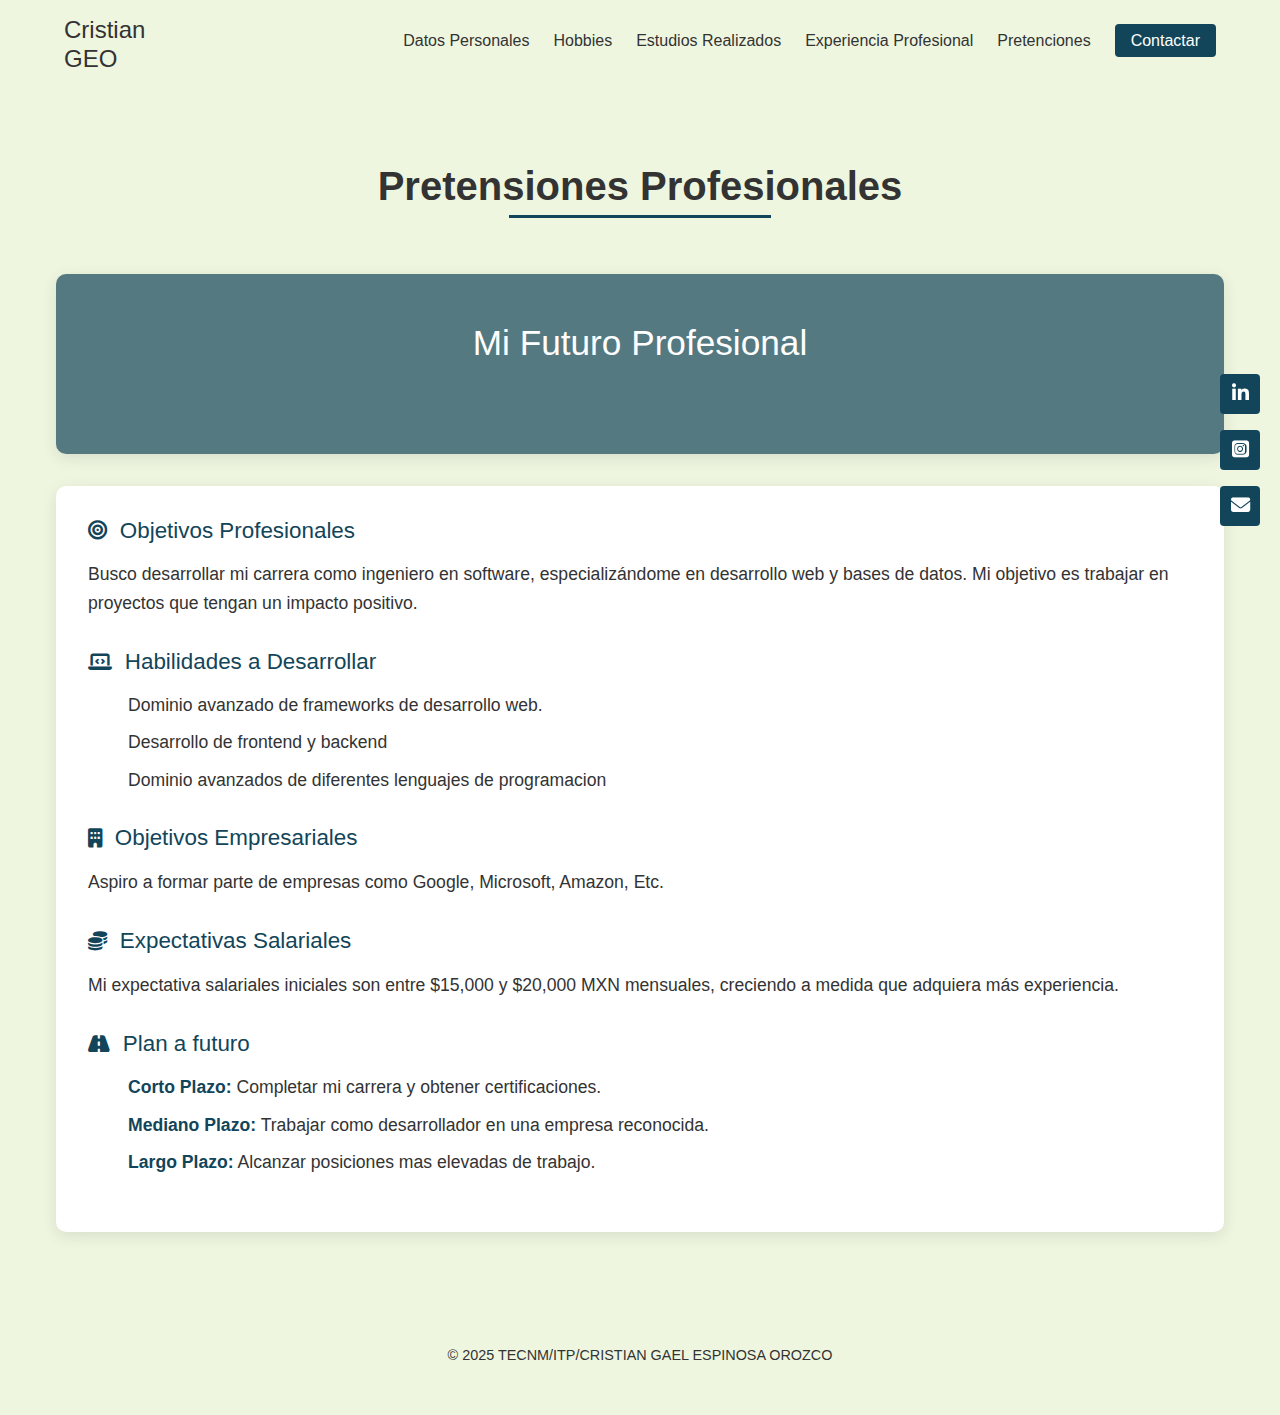
<file: pretenciones.html>
<!DOCTYPE html>
<html lang="es">
  <head>
    <meta charset="UTF-8" />
    <meta name="viewport" content="width=device-width, initial-scale=1.0" />
    <title>Pretensiones Profesionales</title>
    <link
      href="https://cdn.jsdelivr.net/npm/bootstrap@5.3.2/dist/css/bootstrap.min.css"
      rel="stylesheet"
    />
    <script src="https://cdn.jsdelivr.net/npm/bootstrap@5.3.2/dist/js/bootstrap.bundle.min.js"></script>
    <link rel="stylesheet" href="CSS/estilos.css" />
    <link rel="stylesheet" href="CSS/estilo_pretenciones.css" />
    <link
      rel="stylesheet"
      href="https://cdnjs.cloudflare.com/ajax/libs/font-awesome/6.4.0/css/all.min.css"
    />
  </head>
  <body>
    <header>
      <div class="header-izquierdo">
        <h1 class="logo">
          <a href="index.html" onclick="return loadContent('index.html')">
            Cristian<br />GEO
          </a>
        </h1>
      </div>
      <nav>
        <ul>
          <li><a href="datos.html">Datos Personales</a></li>
          <li><a href="hobbies.html">Hobbies</a></li>
          <li><a href="estudios.html">Estudios Realizados</a></li>
          <li><a href="experiencia.html">Experiencia Profesional</a></li>
          <li><a href="pretensiones.html">Pretenciones</a></li>
          <li><a href="contactar.html" class="boton-contacto">Contactar</a></li>
        </ul>
      </nav>
    </header>

    <div class="container pretenciones-container">
      <div class="seccion-titulo text-center">
        <h1>Pretensiones Profesionales</h1>
      </div>

      <div class="seccion-banner">
        <div class="banner-overlay"></div>
        <div class="banner-contenido">
          <h2>Mi Futuro Profesional</h2>
        </div>
      </div>

      <div class="pretenciones-tarjeta">
        <div class="pretenciones-contenido">
          <h3><i class="fas fa-bullseye"></i> Objetivos Profesionales</h3>
          <p>
            Busco desarrollar mi carrera como ingeniero en software,
            especializándome en desarrollo web y bases de datos. Mi objetivo es
            trabajar en proyectos que tengan un impacto positivo.
          </p>

          <h3><i class="fas fa-laptop-code"></i> Habilidades a Desarrollar</h3>
          <ul>
            <li>Dominio avanzado de frameworks de desarrollo web.</li>
            <li>Desarrollo de frontend y backend</li>
            <li>Dominio avanzados de diferentes lenguajes de programacion</li>
          </ul>

          <h3><i class="fas fa-building"></i> Objetivos Empresariales</h3>
          <p>
            Aspiro a formar parte de empresas como Google, Microsoft, Amazon,
            Etc.
          </p>

          <h3><i class="fas fa-coins"></i> Expectativas Salariales</h3>
          <p>
            Mi expectativa salariales iniciales son entre $15,000 y $20,000 MXN
            mensuales, creciendo a medida que adquiera más experiencia.
          </p>

          <h3><i class="fas fa-road"></i> Plan a futuro</h3>
          <ul>
            <li>
              <strong>Corto Plazo:</strong> Completar mi carrera y obtener
              certificaciones.
            </li>
            <li>
              <strong>Mediano Plazo:</strong> Trabajar como desarrollador en una
              empresa reconocida.
            </li>
            <li>
              <strong>Largo Plazo:</strong> Alcanzar posiciones mas elevadas de
              trabajo.
            </li>
          </ul>
        </div>
      </div>
    </div>

    <div class="iconos">
      <a
        href="https://www.linkedin.com/in/crisgeo08/"
        target="_blank"
        class="icono linkedin"
        aria-label="LinkedIn"
        ><i class="fab fa-linkedin-in"></i
      ></a>
      <a
        href="https://www.instagram.com/cristianespinosa___/"
        target="_blank"
        class="icono instagram"
        aria-label="Instagram"
        ><i class="fa-brands fa-square-instagram"></i
      ></a>
      <a
        href="mailto:cristiangeo804@gmail.com"
        class="icono email"
        target="_blank"
        aria-label="Email"
        ><i class="fas fa-envelope"></i
      ></a>
    </div>

    <footer>
      <p>&copy; 2025 TECNM/ITP/CRISTIAN GAEL ESPINOSA OROZCO</p>
    </footer>
  </body>
</html>
</file>
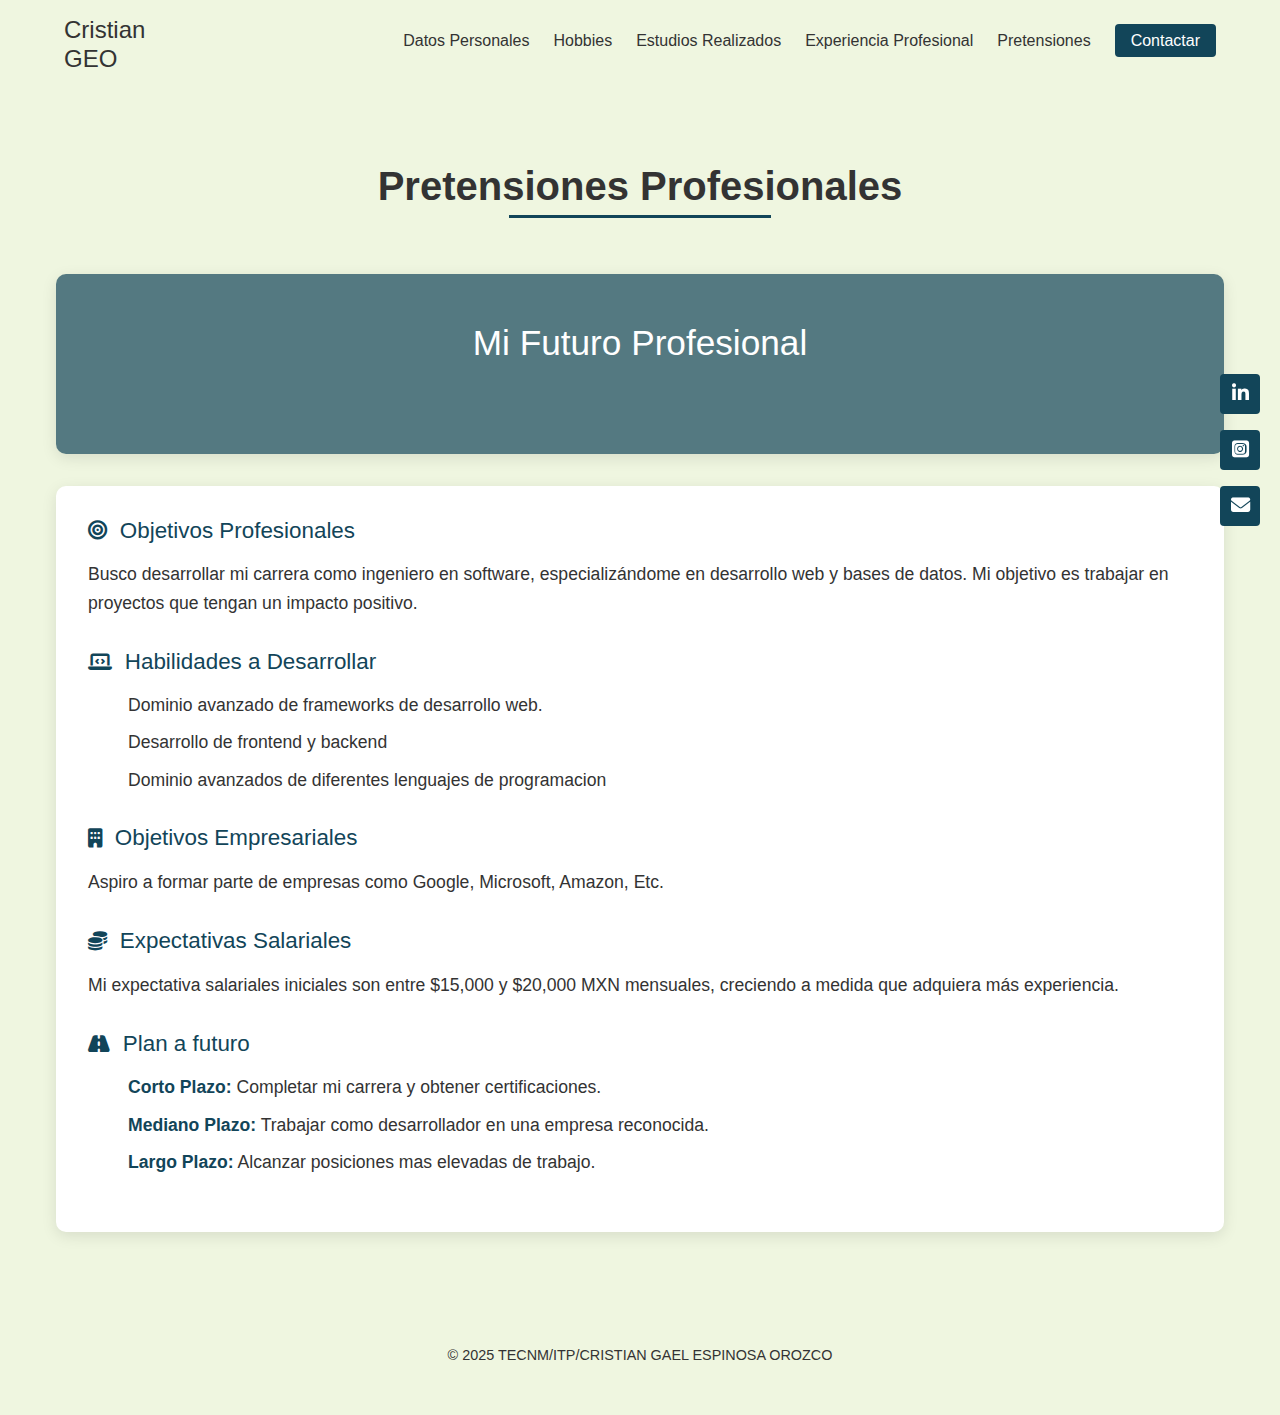
<file: pretensiones.html>
<!DOCTYPE html>
<html lang="es">
  <head>
    <meta charset="UTF-8" />
    <meta name="viewport" content="width=device-width, initial-scale=1.0" />
    <title>Pretensiones Profesionales</title>
    <link
      href="https://cdn.jsdelivr.net/npm/bootstrap@5.3.2/dist/css/bootstrap.min.css"
      rel="stylesheet"
    />
    <script src="https://cdn.jsdelivr.net/npm/bootstrap@5.3.2/dist/js/bootstrap.bundle.min.js"></script>
    <link rel="stylesheet" href="CSS/estilos.css" />
    <link rel="stylesheet" href="CSS/estilo_pretensiones.css" />
    <link
      rel="stylesheet"
      href="https://cdnjs.cloudflare.com/ajax/libs/font-awesome/6.4.0/css/all.min.css"
    />
  </head>
  <body>
    <header>
      <div class="header-izquierdo">
        <h1 class="logo">
          <a href="index.html" onclick="return loadContent('index.html')">
            Cristian<br />GEO
          </a>
        </h1>
      </div>
      <nav>
        <ul>
          <li><a href="datos.html">Datos Personales</a></li>
          <li><a href="hobbies.html">Hobbies</a></li>
          <li><a href="estudios.html">Estudios Realizados</a></li>
          <li><a href="experiencia.html">Experiencia Profesional</a></li>
          <li><a href="pretensiones.html">Pretensiones</a></li>
          <li><a href="contactar.html" class="boton-contacto">Contactar</a></li>
        </ul>
      </nav>
    </header>

    <div class="container pretenciones-container">
      <div class="seccion-titulo text-center">
        <h1>Pretensiones Profesionales</h1>
      </div>

      <div class="seccion-banner">
        <div class="banner-overlay"></div>
        <div class="banner-contenido">
          <h2>Mi Futuro Profesional</h2>
        </div>
      </div>

      <div class="pretenciones-tarjeta">
        <div class="pretenciones-contenido">
          <h3><i class="fas fa-bullseye"></i> Objetivos Profesionales</h3>
          <p>
            Busco desarrollar mi carrera como ingeniero en software,
            especializándome en desarrollo web y bases de datos. Mi objetivo es
            trabajar en proyectos que tengan un impacto positivo.
          </p>

          <h3><i class="fas fa-laptop-code"></i> Habilidades a Desarrollar</h3>
          <ul>
            <li>Dominio avanzado de frameworks de desarrollo web.</li>
            <li>Desarrollo de frontend y backend</li>
            <li>Dominio avanzados de diferentes lenguajes de programacion</li>
          </ul>

          <h3><i class="fas fa-building"></i> Objetivos Empresariales</h3>
          <p>
            Aspiro a formar parte de empresas como Google, Microsoft, Amazon,
            Etc.
          </p>

          <h3><i class="fas fa-coins"></i> Expectativas Salariales</h3>
          <p>
            Mi expectativa salariales iniciales son entre $15,000 y $20,000 MXN
            mensuales, creciendo a medida que adquiera más experiencia.
          </p>

          <h3><i class="fas fa-road"></i> Plan a futuro</h3>
          <ul>
            <li>
              <strong>Corto Plazo:</strong> Completar mi carrera y obtener
              certificaciones.
            </li>
            <li>
              <strong>Mediano Plazo:</strong> Trabajar como desarrollador en una
              empresa reconocida.
            </li>
            <li>
              <strong>Largo Plazo:</strong> Alcanzar posiciones mas elevadas de
              trabajo.
            </li>
          </ul>
        </div>
      </div>
    </div>

    <div class="iconos">
      <a
        href="https://www.linkedin.com/in/crisgeo08/"
        target="_blank"
        class="icono linkedin"
        aria-label="LinkedIn"
        ><i class="fab fa-linkedin-in"></i
      ></a>
      <a
        href="https://www.instagram.com/cristianespinosa___/"
        target="_blank"
        class="icono instagram"
        aria-label="Instagram"
        ><i class="fa-brands fa-square-instagram"></i
      ></a>
      <a
        href="mailto:cristiangeo804@gmail.com"
        class="icono email"
        target="_blank"
        aria-label="Email"
        ><i class="fas fa-envelope"></i
      ></a>
    </div>

    <footer>
      <p>&copy; 2025 TECNM/ITP/CRISTIAN GAEL ESPINOSA OROZCO</p>
    </footer>
  </body>
</html>
</file>
<file: CSS/estilos.css>
:root {
  --color-principal-bg: #eff6e0;
  --texto-principal: #333;
  --color-contraste: #124559;
  --color-hover: #01161e;
}

* {
  margin: 0;
  padding: 0;
  box-sizing: border-box;
}

body {
  font-family: "Segoe UI", sans-serif;
  line-height: 1.6;
  color: var(--texto-principal);
  background-color: var(--color-principal-bg);
}

a {
  text-decoration: none;
  color: inherit;
}

ul {
  list-style: none;
}

header {
  display: flex;
  justify-content: space-between;
  align-items: center;
  padding: 1rem 5%;
  background-color: transparent;
}

.logo {
  font-size: 1.5rem;
  font-weight: 400;
  line-height: 1.2;
  color: var(--texto-principal);
  cursor: pointer;
  transition: 0.5s ease;
}

.logo:hover {
  transform: scale(1.1);
}

nav ul {
  display: flex;
  gap: 1.5rem;
}

nav a {
  font-size: 1rem;
  transition: color 0.3s;
}

nav a:hover {
  color: var(--color-contraste);
}

.boton-contacto {
  background-color: var(--color-contraste);
  color: white;
  padding: 0.5rem 1rem;
  border-radius: 4px;
  transition: background-color 0.3s;
}

.boton-contacto:hover {
  background-color: var(--color-hover);
  color: white;
}

main {
  max-width: 1200px;
  margin: 0 auto;
  padding: 2rem 5%;
}

.inicio {
  display: grid;
  grid-template-columns: auto 1fr auto;
  gap: 2rem;
  align-items: center;
  margin: 2rem 0 4rem;
  position: relative;
}

.frame-foto-index {
  max-width: 300px;
  margin: 0 auto;
}

.frame-imagen-index {
  width: 100%;
  height: auto;
  overflow: hidden;
  border-radius: 10px;
  box-shadow: 0 4px 8px rgba(0, 0, 0, 0.1);
}

.imagen-perfil {
  width: 100%;
  height: auto;
  display: block;
  transition: transform 0.3s ease;
}

.imagen-perfil:hover {
  transform: scale(1.03);
}

.inicio-contenido {
  padding-left: 1rem;
}

.saludo {
  font-size: 1.2rem;
  margin-bottom: 0.5rem;
  color: var(--texto-principal);
}

.texto-escribiendo {
  font-size: 34px;
  font-weight: 600;
  min-width: 280px;
}

.texto-escribiendo span {
  position: relative;
}

.texto-escribiendo span::before {
  content: "Ingeniero en software";
  color: black;
  animation: words 20s infinite;
}

.texto-escribiendo span::after {
  content: "";
  background-color: #f6f5e8;
  position: absolute;
  width: calc(10% + 8px);
  height: 100%;
  border-left: 3px solid #f6f5e8;
  right: -8;
  animation: cursor 0.6s infinite;
}

@keyframes cursor {
  to {
    border-left: 3px solid #01161e;
  }
}

@keyframes words {
  0%,
  20% {
    content: "Desarollador web";
  }
  21%,
  40% {
    content: "Desarrollador de software";
  }
  41%,
  60% {
    content: "Diseñador Web";
  }
}

.inicio-contenido h2 {
  font-size: 2.5rem;
  font-weight: 400;
  margin-bottom: 0.5rem;
  color: var(--texto-principal);
}

.inicio-contenido p {
  font-size: 1.1rem;
  color: var(--texto-principal);
}

.iconos {
  display: flex;
  flex-direction: column;
  gap: 1rem;
  justify-content: center;
  position: fixed;
  right: 20px;
  top: 50%;
  transform: translateY(-50%);
  z-index: 100;
}

.icono {
  width: 40px;
  height: 40px;
  background-color: black;
  border-radius: 4px;
  display: flex;
  align-items: center;
  justify-content: center;
  color: white;
  font-size: 1.2rem;
  transition: background-color 0.3s;
}

.icono.linkedin {
  background-color: #124559;
}

.icono.instagram {
  background-color: #124559;
}

.icono.email {
  background-color: #124559;
}

#content-area {
  max-width: 1200px;
  margin: 0 auto;
  padding: 2rem 5%;
}

footer {
  text-align: center;
  padding: 2rem;
  color: var(--texto-principal);
  font-size: 0.9rem;
}

@media (max-width: 768px) {
  header {
    flex-direction: column;
    padding: 1rem 2%;
  }

  nav ul {
    flex-wrap: wrap;
    justify-content: center;
    gap: 1rem;
  }

  .inicio {
    grid-template-columns: 1fr;
    text-align: center;
  }

  .frame-foto-index {
    margin: 0 auto;
    max-width: 250px;
  }

  .inicio-contenido {
    padding-left: 0;
  }

  .iconos {
    flex-direction: row;
    position: static;
    transform: none;
    justify-content: center;
    margin: 2rem auto;
    gap: 1rem;
  }
}

@media (max-width: 576px) {
  .logo {
    font-size: 1.3rem;
  }

  nav a {
    font-size: 0.9rem;
  }

  .inicio-contenido h2 {
    font-size: 2rem;
  }

  .inicio-contenido p {
    font-size: 1rem;
  }

  .texto-escribiendo {
    font-size: 28px;
    min-width: 240px;
  }

  .frame-foto-index {
    max-width: 200px;
  }
}

@media (max-width: 400px) {
  header {
    padding: 0.8rem 1%;
  }

  nav ul {
    gap: 0.5rem;
  }

  .texto-escribiendo {
    font-size: 22px;
    min-width: 220px;
  }

  .frame-foto-index {
    max-width: 180px;
  }
}
</file>
<file: CSS/estilo_datos.css>
.datos-container {
  max-width: 1200px;
  margin: 0 auto;
  padding: 2rem 1rem;
}

.seccion-titulo {
  margin: 2rem 0 3rem;
  text-align: center;
}

.seccion-titulo h1 {
  font-size: 2.5rem;
  font-weight: 600;
  color: var(--texto-principal);
  position: relative;
  display: inline-block;
  padding-bottom: 0.5rem;
}

.seccion-titulo h1:after {
  content: "";
  position: absolute;
  width: 50%;
  height: 3px;
  background-color: var(--color-contraste);
  bottom: 0;
  left: 25%;
}

.perfil-tarjeta {
  background-color: white;
  border-radius: 10px;
  overflow: hidden;
  box-shadow: 0 5px 15px rgba(0, 0, 0, 0.1);
  margin-bottom: 3rem;
}

.perfil-contenido {
  display: flex;
  flex-wrap: wrap;
  gap: 2rem;
  padding: 2rem;
}

.perfil-foto-container {
  flex: 1;
  min-width: 280px;
  display: flex;
  justify-content: center;
  align-items: flex-start;
}

.perfil-foto-wrapper {
  width: 100%;
  max-width: 350px;
  box-shadow: 0 5px 15px rgba(0, 0, 0, 0.15);
  border-radius: 10px;
  overflow: hidden;
  position: relative;
}

.perfil-foto {
  width: 100%;
  display: block;
  transition: transform 0.3s ease;
}

.perfil-foto:hover {
  transform: scale(1.02);
}

.perfil-info {
  flex: 2;
  min-width: 280px;
}

.perfil-nombre {
  font-size: 2.2rem;
  font-weight: 600;
  color: var(--texto-principal);
  margin-bottom: 0.5rem;
}

.perfil-detalles {
  font-size: 1.1rem;
  color: #6c757d;
  margin-bottom: 1.5rem;
  display: flex;
  align-items: center;
  flex-wrap: wrap;
  gap: 0.5rem;
}

.perfil-detalles i {
  color: var(--color-contraste);
  margin-right: 0.3rem;
}

.perfil-separador {
  height: 1px;
  background-color: #e9ecef;
  margin: 1.5rem 0;
}

.perfil-descripcion {
  margin-bottom: 1.5rem;
}

.perfil-descripcion p {
  font-size: 1.1rem;
  line-height: 1.6;
  color: var(--texto-principal);
}

.perfil-lenguajes h3 {
  font-size: 1.4rem;
  margin-bottom: 1rem;
  color: var(--texto-principal);
}

.perfil-lenguajes i {
  color: var(--color-contraste);
  margin-right: 0.5rem;
}

.lenguajes-grid {
  display: grid;
  grid-template-columns: repeat(auto-fill, minmax(200px, 1fr));
  gap: 1rem;
}

.lenguaje-item {
  display: flex;
  align-items: center;
  justify-content: space-between;
  padding: 0.8rem 1rem;
  background-color: #f8f9fa;
  border-radius: 8px;
  transition: transform 0.3s ease;
}

.lenguaje-item:hover {
  transform: translateY(-3px);
  box-shadow: 0 3px 10px rgba(0, 0, 0, 0.08);
}

.lenguaje-nombre {
  font-weight: 500;
  color: var(--texto-principal);
}

.lenguaje-nivel {
  color: var(--color-contraste);
  font-weight: 500;
  padding: 0.2rem 0.6rem;
  background-color: rgba(18, 69, 89, 0.1);
  border-radius: 20px;
  font-size: 0.9rem;
}

.musica-seccion {
  background-color: white;
  border-radius: 10px;
  overflow: hidden;
  box-shadow: 0 5px 15px rgba(0, 0, 0, 0.1);
  margin-bottom: 3rem;
}

.musica-header {
  padding: 1.5rem;
  background-color: var(--color-contraste);
  color: white;
  text-align: center;
}

.musica-header h2 {
  margin: 0;
  font-size: 1.8rem;
  font-weight: 500;
}

.musica-content {
  padding: 2rem;
}

.musica-description {
  margin-bottom: 2rem;
  text-align: center;
}

.musica-description p {
  font-size: 1.1rem;
  color: var(--texto-principal);
}

.canciones-container {
  display: grid;
  grid-template-columns: repeat(auto-fit, minmax(300px, 1fr));
  gap: 2rem;
}

.cancion {
  border-radius: 8px;
  overflow: hidden;
  box-shadow: 0 3px 10px rgba(0, 0, 0, 0.1);
  transition: transform 0.3s ease;
}

.cancion:hover {
  transform: translateY(-5px);
}

.cancion-titulo {
  padding: 1rem;
  background-color: #f8f9fa;
  text-align: center;
  font-weight: 500;
  color: var(--texto-principal);
  border-bottom: 1px solid #eee;
}

@media (max-width: 768px) {
  .seccion-titulo h1 {
    font-size: 2rem;
  }

  .perfil-contenido {
    flex-direction: column;
    gap: 1.5rem;
  }

  .perfil-foto-container {
    align-items: center;
  }

  .perfil-nombre {
    font-size: 1.8rem;
  }

  .perfil-descripcion p {
    font-size: 1rem;
  }

  .perfil-lenguajes h3 {
    font-size: 1.3rem;
  }
}

.musica-header h2 {
  font-size: 1.5rem;
}

.playlist-container {
  grid-template-columns: 1fr;
}
@media (max-width: 576px) {
  .datos-container {
    padding: 1rem 0.5rem;
  }

  .perfil-contenido {
    padding: 1.5rem;
    gap: 1rem;
  }

  .perfil-detalles {
    font-size: 1rem;
  }

  .lenguajes-grid {
    grid-template-columns: 1fr;
  }
}

/* CSS para la sección de Familia y Amigos */
.familia-amigos-seccion {
  background-color: white;
  border-radius: 10px;
  overflow: hidden;
  box-shadow: 0 5px 15px rgba(0, 0, 0, 0.1);
  margin-bottom: 3rem;
}

.seccion-header {
  background-color: var(--color-contraste);
  color: white;
  padding: 1.5rem;
  text-align: center;
}

.seccion-header h2 {
  margin: 0;
  font-size: 1.8rem;
  font-weight: 500;
}

.seccion-header i {
  margin-right: 0.5rem;
}

.tabs-container {
  padding: 2rem;
}

.nav-tabs {
  border-bottom: 2px solid #eee;
  margin-bottom: 2rem;
}

.nav-tabs .nav-link {
  color: var(--texto-principal);
  font-weight: 500;
  border: none;
  padding: 0.8rem 1.5rem;
  margin-right: 0.5rem;
  transition: all 0.3s ease;
}

.nav-tabs .nav-link:hover {
  color: var(--color-contraste);
}

.nav-tabs .nav-link.active {
  color: var(--color-contraste);
  background-color: transparent;
  border-bottom: 3px solid var(--color-contraste);
}

.personas-grid {
  display: grid;
  grid-template-columns: repeat(auto-fill, minmax(220px, 1fr));
  gap: 1.5rem;
  padding: 1rem 0;
}

.persona-tarjeta {
  background-color: #f8f9fa;
  border-radius: 10px;
  overflow: hidden;
  box-shadow: 0 3px 10px rgba(0, 0, 0, 0.08);
  transition: transform 0.3s ease;
}

.persona-tarjeta:hover {
  transform: translateY(-5px);
  box-shadow: 0 8px 15px rgba(0, 0, 0, 0.1);
}

.persona-imagen-wrapper {
  height: 220px;
  overflow: hidden;
}

.persona-imagen {
  width: 100%;
  height: 100%;
  object-fit: cover;
  transition: transform 0.3s ease;
}

.persona-tarjeta:hover .persona-imagen {
  transform: scale(1.05);
}

.persona-info {
  padding: 1rem;
  text-align: center;
}

.persona-nombre {
  font-size: 1.2rem;
  font-weight: 500;
  margin-bottom: 0.3rem;
  color: var(--texto-principal);
}

.persona-relacion {
  color: var(--color-contraste);
  font-size: 0.9rem;
  margin-bottom: 0;
}

/* Responsive */
@media (max-width: 768px) {
  .seccion-header h2 {
    font-size: 1.5rem;
  }

  .tabs-container {
    padding: 1.5rem;
  }

  .personas-grid {
    grid-template-columns: repeat(auto-fill, minmax(180px, 1fr));
    gap: 1rem;
  }

  .persona-imagen-wrapper {
    height: 180px;
  }

  .persona-nombre {
    font-size: 1.1rem;
  }
}

@media (max-width: 576px) {
  .tabs-container {
    padding: 1rem;
  }

  .personas-grid {
    grid-template-columns: repeat(auto-fill, minmax(130px, 1fr));
    gap: 0.8rem;
  }

  .persona-imagen-wrapper {
    height: 150px;
  }

  .nav-tabs .nav-link {
    padding: 0.6rem 1rem;
    font-size: 0.9rem;
  }

  .persona-nombre {
    font-size: 1rem;
  }

  .persona-relacion {
    font-size: 0.8rem;
  }
}
</file>
<file: CSS/estilo_estudios.css>
.estudios-container {
  max-width: 1200px;
  margin: 0 auto;
  padding: 2rem 1rem;
}

.seccion-titulo {
  margin: 2rem 0 3rem;
  text-align: center;
}

.seccion-titulo h1 {
  font-size: 2.5rem;
  font-weight: 600;
  color: var(--texto-principal);
  position: relative;
  display: inline-block;
  padding-bottom: 0.5rem;
}

.seccion-titulo h1:after {
  content: "";
  position: absolute;
  width: 50%;
  height: 3px;
  background-color: var(--color-contraste);
  bottom: 0;
  left: 25%;
}

.seccion-educacion {
  margin-bottom: 5rem;
  background-color: #fff;
  border-radius: 10px;
  box-shadow: 0 4px 15px rgba(0, 0, 0, 0.1);
  overflow: hidden;
}

.educacion-header {
  background-color: var(--color-contraste);
  color: white;
  padding: 1.5rem;
  text-align: center;
}

.educacion-header h2 {
  margin: 0;
  font-size: 1.8rem;
  font-weight: 500;
}

.educacion-contenido {
  display: flex;
  flex-wrap: wrap;
  padding: 1.5rem;
  gap: 2rem;
}

.carousel-wrapper {
  flex: 1;
  min-width: 280px;
  border-radius: 8px;
  overflow: hidden;
  box-shadow: 0 4px 8px rgba(0, 0, 0, 0.1);
}

.carousel-wrapper img {
  max-width: 100%;
  height: 300px;
  object-fit: cover;
}

.carousel-caption-text {
  text-align: center;
  padding: 0.8rem;
  font-weight: 500;
  color: var(--texto-principal);
  background-color: #f8f9fa;
  border-top: 1px solid #eee;
}

.map-wrapper {
  flex: 2;
  min-width: 280px;
  border-radius: 8px;
  overflow: hidden;
  box-shadow: 0 4px 8px rgba(0, 0, 0, 0.1);
}

.educacion-descripcion {
  padding: 1.5rem 2rem 2rem;
  color: var(--texto-principal);
}

.educacion-descripcion h3 {
  font-size: 1.5rem;
  margin-bottom: 1rem;
  color: var(--color-contraste);
}

.educacion-descripcion p {
  font-size: 1.1rem;
  line-height: 1.6;
  text-align: justify;
}

@media (max-width: 992px) {
  .educacion-contenido {
    flex-direction: column;
  }

  .carousel-wrapper,
  .map-wrapper {
    width: 100%;
  }
}

@media (max-width: 768px) {
  .seccion-titulo h1 {
    font-size: 2rem;
  }

  .educacion-header h2 {
    font-size: 1.5rem;
  }

  .educacion-descripcion h3 {
    font-size: 1.3rem;
  }

  .educacion-descricion p {
    font-size: 1rem;
  }
}

@media (max-width: 576px) {
  .estudios-container {
    padding: 1rem 0.5rem;
  }

  .seccion-educacion {
    margin-bottom: 3rem;
  }

  .educacion-header {
    padding: 1rem;
  }

  .educacion-contenido {
    padding: 1rem;
    gap: 1.5rem;
  }

  .educacion-descripcion {
    padding: 1rem 1.5rem 1.5rem;
  }
}
</file>
<file: CSS/estilo_experiencia.css>
.experiencia-container {
  max-width: 1200px;
  margin: 0 auto;
  padding: this is 2rem 1rem;
}

.seccion-titulo {
  margin: 2rem 0 3rem;
  text-align: center;
}

.seccion-titulo h1 {
  font-size: 2.5rem;
  font-weight: 600;
  color: var(--texto-principal);
  position: relative;
  display: inline-block;
  padding-bottom: 0.5rem;
}

.seccion-titulo h1:after {
  content: "";
  position: absolute;
  width: 50%;
  height: 3px;
  background-color: var(--color-contraste);
  bottom: 0;
  left: 25%;
}

.seccion-experiencia {
  margin-bottom: 5rem;
  background-color: #fff;
  border-radius: 10px;
  box-shadow: 0 4px 15px rgba(0, 0, 0, 0.1);
  overflow: hidden;
}

.experiencia-header {
  background-color: var(--color-contraste);
  color: white;
  padding: 1.5rem;
  text-align: center;
  position: relative;
}

.experiencia-header h2 {
  margin: 0;
  font-size: 1.8rem;
  font-weight: 500;
}

.periodo {
  display: inline-block;
  background-color: rgba(0, 0, 0, 0.2);
  padding: 0.3rem 1rem;
  border-radius: 20px;
  font-size: 0.9rem;
  margin-top: 0.5rem;
}

.experiencia-contenido {
  display: flex;
  flex-wrap: wrap;
  padding: 1.5rem;
  gap: 2rem;
}

.carousel-wrapper {
  flex: 1;
  min-width: 280px;
  border-radius: 8px;
  overflow: hidden;
  box-shadow: 0 4px 8px rgba(0, 0, 0, 0.1);
}

.carousel-wrapper img {
  max-width: 100%;
  height: 300px;
  object-fit: cover;
}

.carousel-caption-text {
  text-align: center;
  padding: 0.8rem;
  font-weight: 500;
  color: var(--texto-principal);
  background-color: #f8f9fa;
  border-top: 1px solid #eee;
}

.map-wrapper {
  flex: 2;
  min-width: 280px;
  border-radius: 8px;
  overflow: hidden;
  box-shadow: 0 4px 8px rgba(0, 0, 0, 0.1);
}

.experiencia-descripcion {
  padding: 1.5rem 2rem 2rem;
  color: var(--texto-principal);
}

.experiencia-descripcion h3 {
  font-size: 1.5rem;
  margin-bottom: 1.5rem;
  color: var(--color-contraste);
  text-align: center;
  padding-bottom: 0.5rem;
  border-bottom: 2px dashed #eee;
}

.experiencia-descripcion h4 {
  font-size: 1.25rem;
  margin-bottom: 1rem;
  color: var(--color-contraste);
}

.experiencia-descripcion p {
  font-size: 1.1rem;
  line-height: 1.6;
  text-align: justify;
}

.experiencia-descripcion ul {
  padding-left: 1.5rem;
}

.experiencia-descripcion li {
  margin-bottom: 0.5rem;
  position: relative;
  list-style-type: none;
  padding-left: 1.5rem;
}

.experiencia-descripcion li:before {
  content: "•";
  color: var(--color-contraste);
  font-weight: bold;
  font-size: 1.2rem;
  position: absolute;
  left: 0;
}

.seccion-descripcion {
  margin-bottom: 2rem;
  padding: 1.5rem;
  background-color: #f9f9f9;
  border-radius: 8px;
  height: 100%;
}

.seccion-logros {
  margin-top: 1.5rem;
  padding: 1.5rem;
  background-color: #f9f9f9;
  border-radius: 8px;
  border-left: 4px solid var(--color-contraste);
}

.fas {
  margin-right: 0rem;
  color: var(white);
}

@media (max-width: 992px) {
  .experiencia-content {
    flex-direction: column;
  }

  .carousel-wrapper,
  .map-wrapper {
    width: 100%;
  }
}

@media (max-width: 768px) {
  .seccion-titulo h1 {
    font-size: 2rem;
  }

  .experiencia-header h2 {
    font-size: 1.5rem;
  }

  .experiencia-descripcion h3 {
    font-size: 1.3rem;
  }

  .experiencia-descripcion p,
  .experiencia-descripcion li {
    font-size: 1rem;
  }
}

@media (max-width: 576px) {
  .experiencia-container {
    padding: 1rem 0.5rem;
  }

  .seccion-experiencia {
    margin-bottom: 3rem;
  }

  .experiencia-header {
    padding: 1rem;
  }

  .experiencia-contenido {
    padding: 1rem;
    gap: 1.5rem;
  }

  .experiencia-descripcion {
    padding: 1rem 1.5rem 1.5rem;
  }

  .seccion-descripcion,
  .seccion-logros {
    padding: 1rem;
  }
}
</file>
<file: CSS/estilo_pretenciones.css>
.pretenciones-container {
  max-width: 1200px;
  margin: 0 auto;
  padding: 2rem 1rem;
}

.seccion-titulo {
  margin: 2rem 0 3rem;
  text-align: center;
}

.seccion-titulo h1 {
  font-size: 2.5rem;
  font-weight: 600;
  color: var(--texto-principal);
  position: relative;
  display: inline-block;
  padding-bottom: 0.5rem;
}

.seccion-titulo h1:after {
  content: "";
  position: absolute;
  width: 50%;
  height: 3px;
  background-color: var(--color-contraste);
  bottom: 0;
  left: 25%;
}

.seccion-banner {
  height: 180px;
  background-size: cover;
  background-position: center;
  position: relative;
  border-radius: 10px;
  overflow: hidden;
  margin-bottom: 2rem;
  box-shadow: 0 4px 15px rgba(0, 0, 0, 0.1);
}

.banner-overlay {
  position: absolute;
  top: 0;
  left: 0;
  width: 100%;
  height: 100%;
  background-color: rgba(18, 69, 89, 0.7);
}

.banner-contenido {
  position: relative;
  z-index: 2;
  color: white;
  text-align: center;
  padding: 3rem 2rem;
}

.banner-contenido h2 {
  font-size: 2.2rem;
  font-weight: 500;
}

.pretenciones-tarjeta {
  background-color: white;
  border-radius: 10px;
  overflow: hidden;
  box-shadow: 0 4px 15px rgba(0, 0, 0, 0.1);
  margin-bottom: 3rem;
}

.pretenciones-contenido {
  padding: 2rem;
}

.pretenciones-contenido h3 {
  font-size: 1.4rem;
  color: var(--color-contraste);
  margin-top: 2rem;
  margin-bottom: 1rem;
  display: flex;
  align-items: center;
}

.pretenciones-contenido h3:first-child {
  margin-top: 0;
}

.pretenciones-contenido h3 i {
  margin-right: 0.8rem;
  font-size: 1.2rem;
}

.pretenciones-contenido p {
  font-size: 1.1rem;
  line-height: 1.6;
  margin-bottom: 1.5rem;
  color: var(--texto-principal);
}

.pretenciones-contenido ul {
  padding-left: 2.5rem;
  margin-bottom: 1.5rem;
}

.pretenciones-contenido li {
  margin-bottom: 0.7rem;
  font-size: 1.1rem;
  line-height: 1.5;
  color: var(--texto-principal);
}

.pretenciones-contenido li strong {
  color: var(--color-contraste);
  font-weight: 600;
}

@media (max-width: 768px) {
  .seccion-titulo h1 {
    font-size: 2rem;
  }

  .banner-contenido h2 {
    font-size: 1.8rem;
  }

  .pretenciones-contenido h3 {
    font-size: 1.3rem;
  }

  .pretenciones-contenido p,
  .pretenciones-contenido li {
    font-size: 1rem;
  }
}

@media (max-width: 576px) {
  .pretenciones-container {
    padding: 1rem 0.5rem;
  }

  .seccion-banner {
    height: 150px;
  }

  .banner-contenido {
    padding: 2rem 1rem;
  }

  .banner-contenido h2 {
    font-size: 1.5rem;
  }

  .pretenciones-contenido {
    padding: 1.5rem;
  }
}
</file>
<file: CSS/estilo_pretensiones.css>
.pretenciones-container {
  max-width: 1200px;
  margin: 0 auto;
  padding: 2rem 1rem;
}

.seccion-titulo {
  margin: 2rem 0 3rem;
  text-align: center;
}

.seccion-titulo h1 {
  font-size: 2.5rem;
  font-weight: 600;
  color: var(--texto-principal);
  position: relative;
  display: inline-block;
  padding-bottom: 0.5rem;
}

.seccion-titulo h1:after {
  content: "";
  position: absolute;
  width: 50%;
  height: 3px;
  background-color: var(--color-contraste);
  bottom: 0;
  left: 25%;
}

.seccion-banner {
  height: 180px;
  background-size: cover;
  background-position: center;
  position: relative;
  border-radius: 10px;
  overflow: hidden;
  margin-bottom: 2rem;
  box-shadow: 0 4px 15px rgba(0, 0, 0, 0.1);
}

.banner-overlay {
  position: absolute;
  top: 0;
  left: 0;
  width: 100%;
  height: 100%;
  background-color: rgba(18, 69, 89, 0.7);
}

.banner-contenido {
  position: relative;
  z-index: 2;
  color: white;
  text-align: center;
  padding: 3rem 2rem;
}

.banner-contenido h2 {
  font-size: 2.2rem;
  font-weight: 500;
}

.pretenciones-tarjeta {
  background-color: white;
  border-radius: 10px;
  overflow: hidden;
  box-shadow: 0 4px 15px rgba(0, 0, 0, 0.1);
  margin-bottom: 3rem;
}

.pretenciones-contenido {
  padding: 2rem;
}

.pretenciones-contenido h3 {
  font-size: 1.4rem;
  color: var(--color-contraste);
  margin-top: 2rem;
  margin-bottom: 1rem;
  display: flex;
  align-items: center;
}

.pretenciones-contenido h3:first-child {
  margin-top: 0;
}

.pretenciones-contenido h3 i {
  margin-right: 0.8rem;
  font-size: 1.2rem;
}

.pretenciones-contenido p {
  font-size: 1.1rem;
  line-height: 1.6;
  margin-bottom: 1.5rem;
  color: var(--texto-principal);
}

.pretenciones-contenido ul {
  padding-left: 2.5rem;
  margin-bottom: 1.5rem;
}

.pretenciones-contenido li {
  margin-bottom: 0.7rem;
  font-size: 1.1rem;
  line-height: 1.5;
  color: var(--texto-principal);
}

.pretenciones-contenido li strong {
  color: var(--color-contraste);
  font-weight: 600;
}

@media (max-width: 768px) {
  .seccion-titulo h1 {
    font-size: 2rem;
  }

  .banner-contenido h2 {
    font-size: 1.8rem;
  }

  .pretenciones-contenido h3 {
    font-size: 1.3rem;
  }

  .pretenciones-contenido p,
  .pretenciones-contenido li {
    font-size: 1rem;
  }
}

@media (max-width: 576px) {
  .pretenciones-container {
    padding: 1rem 0.5rem;
  }

  .seccion-banner {
    height: 150px;
  }

  .banner-contenido {
    padding: 2rem 1rem;
  }

  .banner-contenido h2 {
    font-size: 1.5rem;
  }

  .pretenciones-contenido {
    padding: 1.5rem;
  }
}
</file>
